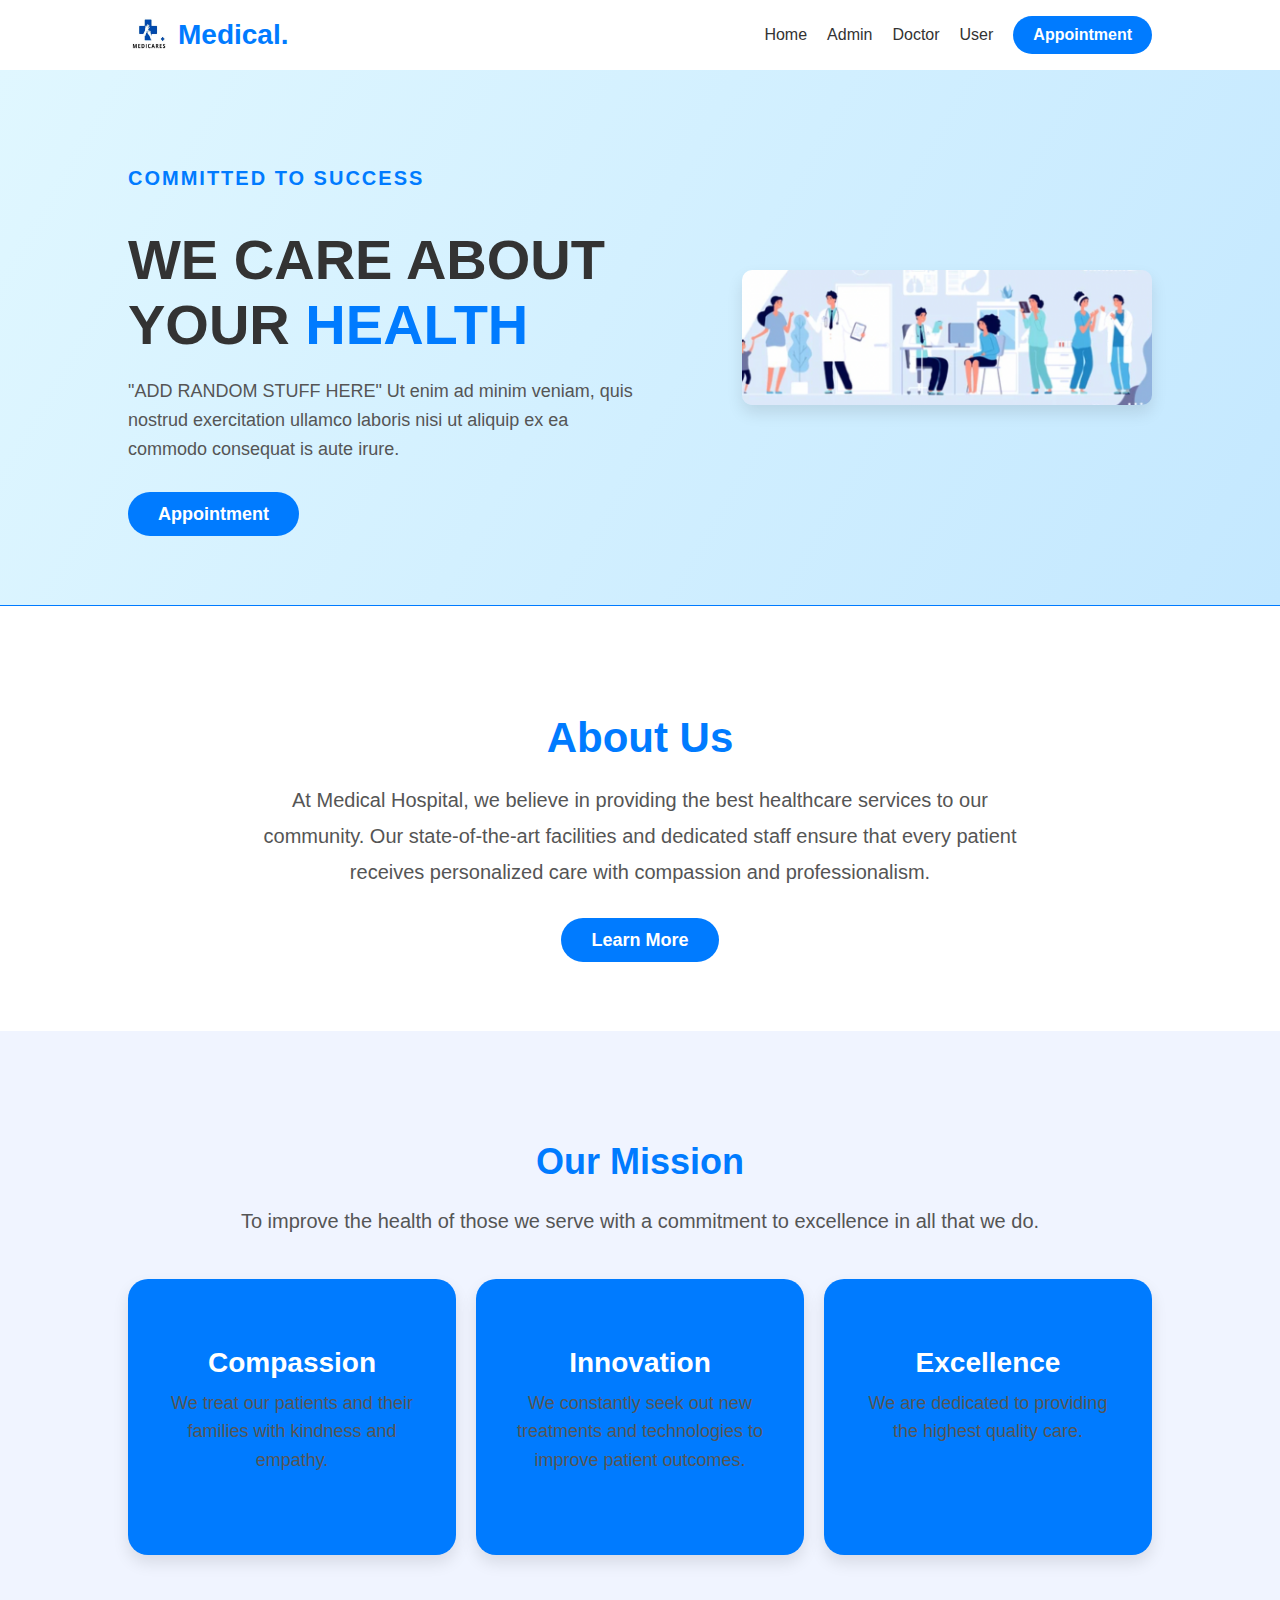
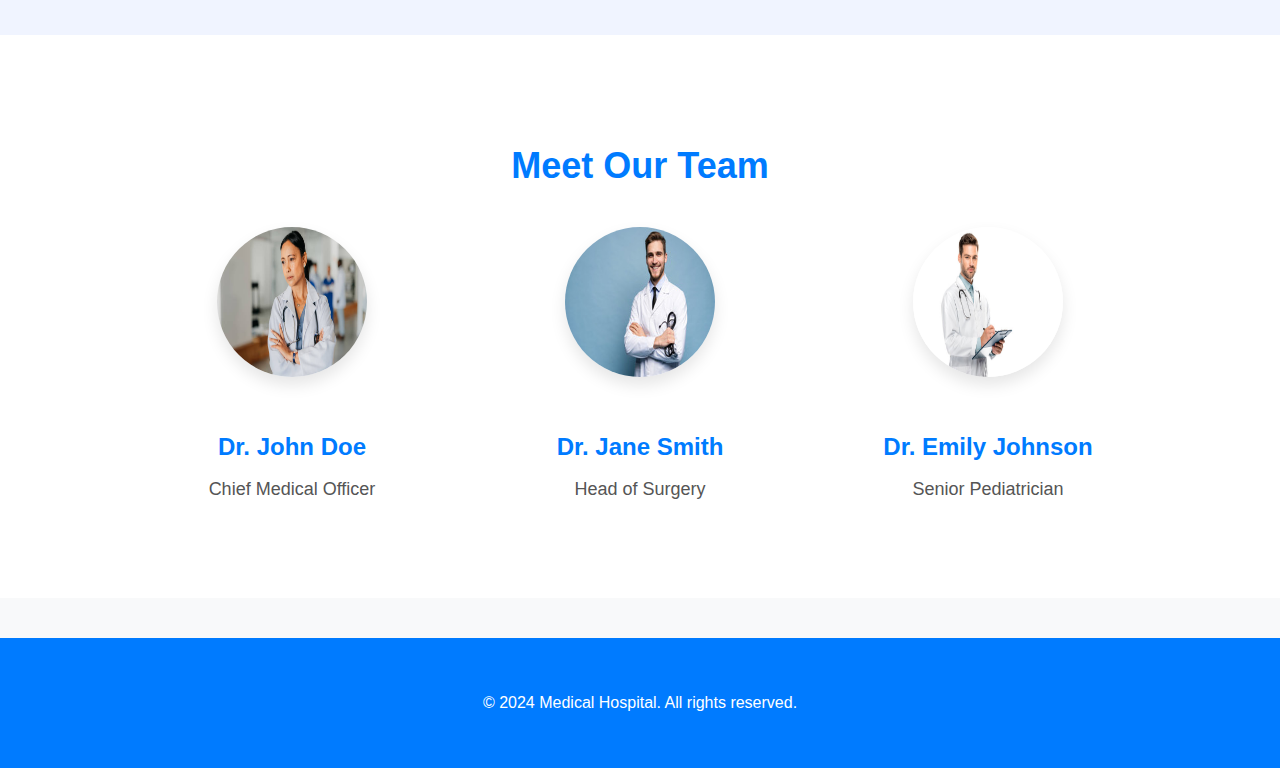
<file: frontend/index.html>
<!DOCTYPE html>
<html lang="en">

<head>
    <meta charset="UTF-8">
    <meta name="viewport" content="width=device-width, initial-scale=1.0">
    <title>Medical Website</title>
    <style>
        body {
            font-family: 'Poppins', sans-serif;
            margin: 0;
            padding: 0;
            background-color: #f8f9fa;
            color: #333;
        }

        header {
            background-color: white;
            padding: 15px 10%;
            box-shadow: 0 2px 4px rgba(0, 0, 0, 0.1);
            display: flex;
            align-items: center;
            justify-content: space-between;
        }

        header .logo {
            font-size: 28px;
            font-weight: bold;
            color: #007bff;
            display: flex;
            align-items: center;
        }

        header .logo img {
            width: 40px;
            height: 40px;
            margin-right: 10px;
        }

        nav {
            display: flex;
            align-items: center;
        }

        nav a {
            margin-left: 20px;
            text-decoration: none;
            color: #333;
            font-weight: 500;
            transition: color 0.3s ease;
        }

        nav a:hover {
            color: #007bff;
        }

        .btn-appointment {
            background-color: #007bff;
            color: white;
            padding: 10px 20px;
            text-decoration: none;
            border-radius: 30px;
            font-weight: 600;
            transition: background-color 0.3s ease;
        }

        .btn-appointment:hover {
            background-color: #0056b3;
        }

        .hero {
            display: flex;
            align-items: center;
            justify-content: space-between;
            padding: 80px 10%;
            background: linear-gradient(120deg, #e0f7ff, #c4e8ff);
            border-bottom: 1px solid #007bff;
        }

        .hero .hero-text {
            max-width: 50%;
        }

        .hero h2 {
            font-size: 20px;
            color: #007bff;
            margin-bottom: 10px;
            text-transform: uppercase;
            letter-spacing: 2px;
        }

        .hero h1 {
            font-size: 56px;
            font-weight: bold;
            color: #333;
            margin-bottom: 20px;
        }

        .hero h1 span {
            color: #007bff;
        }

        .hero p {
            font-size: 18px;
            color: #555;
            margin-bottom: 40px;
            line-height: 1.6;
        }

        .btn-primary {
            background-color: #007bff;
            color: white;
            padding: 12px 30px;
            text-decoration: none;
            border-radius: 30px;
            font-size: 18px;
            font-weight: 600;
            transition: background-color 0.3s ease;
        }

        .btn-primary:hover {
            background-color: #0056b3;
        }

        .hero img {
            max-width: 40%;
            height: auto;
            border-radius: 10px;
            box-shadow: 0 8px 16px rgba(0, 0, 0, 0.1);
        }

        /* About Us Section */
        .about-hero {
            background-color: #fff;
            padding: 80px 10%;
            text-align: center;
        }

        .about-hero h1 {
            font-size: 42px;
            color: #007bff;
            margin-bottom: 20px;
        }

        .about-hero p {
            font-size: 20px;
            color: #555;
            max-width: 800px;
            margin: 0 auto;
            margin-bottom: 40px;
            line-height: 1.8;
        }

        /* Our Mission Section */
        .our-mission {
            background-color: #f0f4ff;
            padding: 80px 10%;
            text-align: center;
        }

        .our-mission h2 {
            font-size: 36px;
            margin-bottom: 20px;
            color: #007bff;
        }

        .our-mission p {
            font-size: 20px;
            max-width: 800px;
            margin: 0 auto;
            margin-bottom: 40px;
            color: #555;
            line-height: 1.8;
        }

        .mission-cards {
            display: flex;
            justify-content: space-between;
            gap: 20px;
        }

        .mission-cards .card {
            background-color: #007bff;
            color: white;
            padding: 40px;
            border-radius: 20px;
            text-align: center;
            width: 30%;
            box-shadow: 0 8px 16px rgba(0, 0, 0, 0.1);
            transition: transform 0.3s ease;
        }

        .mission-cards .card:hover {
            transform: translateY(-10px);
        }

        .mission-cards .card h3 {
            font-size: 28px;
            margin-bottom: 10px;
        }

        .mission-cards .card p {
            font-size: 18px;
            line-height: 1.6;
        }

        /* Our Team Section */
        .our-team {
            background-color: #fff;
            padding: 80px 10%;
            text-align: center;
        }

        .our-team h2 {
            font-size: 36px;
            margin-bottom: 40px;
            color: #007bff;
        }

        .team-members {
            display: flex;
            justify-content: space-around;
            gap: 20px;
        }

        .team-member {
            text-align: center;
            width: 30%;
        }

        .team-member img {
            width: 150px;
            height: 150px;
            border-radius: 50%;
            margin-bottom: 20px;
            box-shadow: 0 8px 16px rgba(0, 0, 0, 0.1);
        }

        .team-member h4 {
            font-size: 24px;
            margin-bottom: 10px;
            color: #007bff;
        }

        .team-member p {
            font-size: 18px;
            color: #555;
        }

        /* Footer Section */
        footer {
            background-color: #007bff;
            color: white;
            text-align: center;
            padding: 40px 0;
            margin-top: 40px;
            font-size: 16px;
        }
    </style>
</head>

<body>
    <header>
        <div class="logo">
            <img src="logo.jpeg" alt="Logo">
            Medical.
        </div>
        <nav>
            <a href="index.html">Home</a>
            <a href="admin.html">Admin</a>
            <a href="doctor-login.html">Doctor</a>
            <a href="user-login.html">User</a>
            <a href="#" class="btn-appointment">Appointment</a>
        </nav>
    </header>

    <section class="hero">
        <div class="hero-text">
            <h2>COMMITTED TO SUCCESS</h2>
            <h1>WE CARE ABOUT YOUR <span>HEALTH</span></h1>
            <p>"ADD RANDOM STUFF HERE" Ut enim ad minim veniam, quis nostrud exercitation ullamco laboris nisi ut aliquip ex ea commodo consequat is aute irure.</p>
            <a href="#" class="btn-primary">Appointment</a>
        </div>
        <img src="pict2.png" alt="Doctor Image">
    </section>

    <!-- About Us Section -->
    <section class="about-hero">
        <h1>About Us</h1>
        <p>At Medical Hospital, we believe in providing the best healthcare services to our community. Our state-of-the-art facilities and dedicated staff ensure that every patient receives personalized care with compassion and professionalism.</p>
        <a href="#more-info" class="btn-primary">Learn More</a>
    </section>

    <!-- Our Mission Section -->
    <section class="our-mission" id="more-info">
        <h2>Our Mission</h2>
        <p>To improve the health of those we serve with a commitment to excellence in all that we do.</p>
        <div class="mission-cards">
            <div class="card">
                <h3>Compassion</h3>
                <p>We treat our patients and their families with kindness and empathy.</p>
            </div>
            <div class="card">
                <h3>Innovation</h3>
                <p>We constantly seek out new treatments and technologies to improve patient outcomes.</p>
            </div>
            <div class="card">
                <h3>Excellence</h3>
                <p>We are dedicated to providing the highest quality care.</p>
            </div>
        </div>
    </section>

    <!-- Our Team Section -->
    <section class="our-team">
        <h2>Meet Our Team</h2>
        <div class="team-members">
            <div class="team-member">
                <img src="doct2.jpg" alt="Team Member">
                <h4>Dr. John Doe</h4>
                <p>Chief Medical Officer</p>
            </div>
            <div class="team-member">
                <img src="doct1.jpg" alt="Team Member">
                <h4>Dr. Jane Smith</h4>
                <p>Head of Surgery</p>
            </div>
            <div class="team-member">
                <img src="doct3.jpg" alt="Team Member">
                <h4>Dr. Emily Johnson</h4>
                <p>Senior Pediatrician</p>
            </div>
        </div>
    </section>

    <footer>
        <p>&copy; 2024 Medical Hospital. All rights reserved.</p>
    </footer>
</body>

</html>
</file>
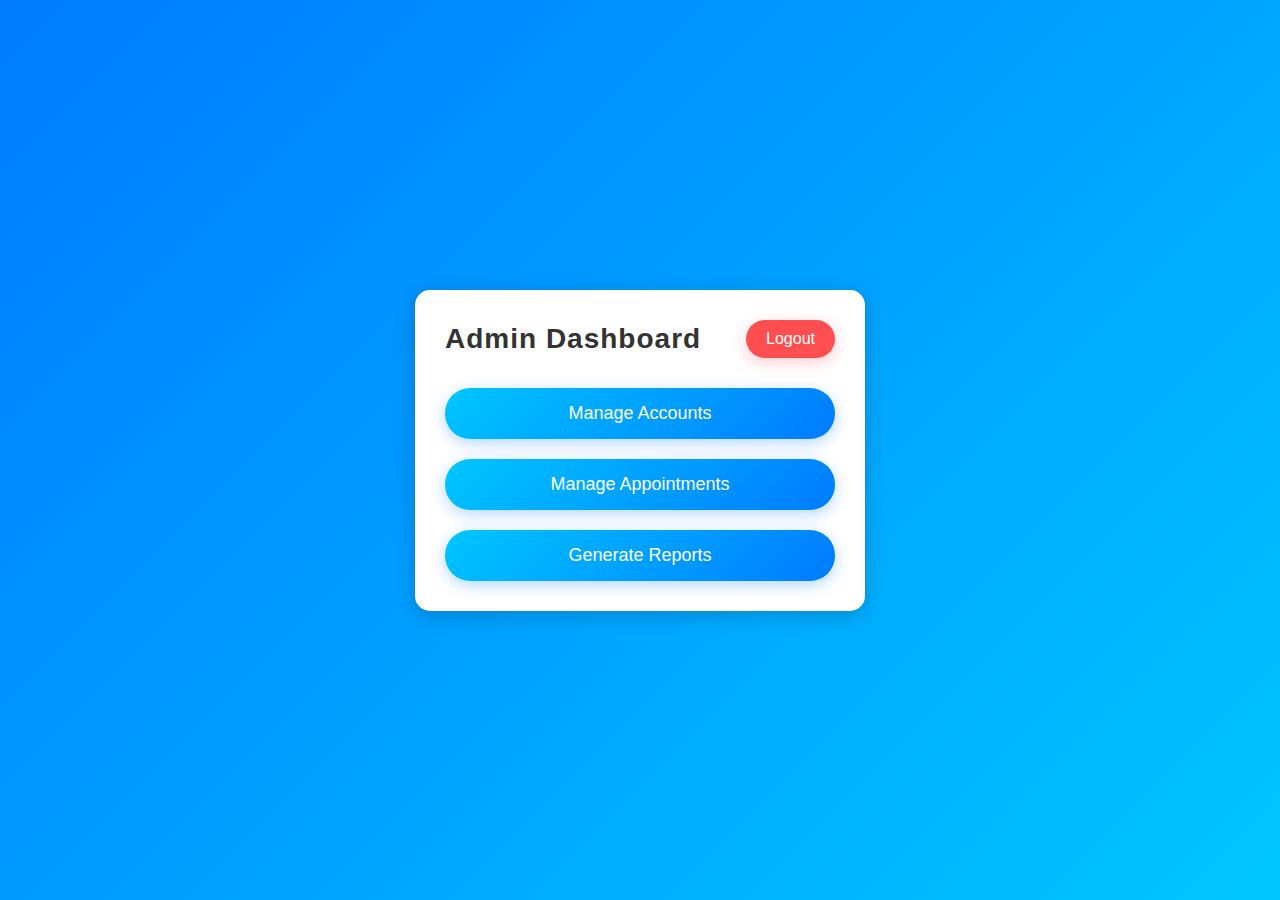
<file: frontend/admin-dashboard.html>
<!DOCTYPE html>
<html lang="en">
<head>
    <meta charset="UTF-8">
    <meta name="viewport" content="width=device-width, initial-scale=1.0">
    <title>Admin Dashboard | Medical Hospital</title>
    <link rel="stylesheet" href="adminstyles.css">
</head>
<body>
    <div class="dashboard-container">
        <header>
            <h1>Admin Dashboard</h1>
            <button id="logout">Logout</button>
        </header>
        <nav class="nav-buttons">
            <button onclick="window.location.href='manage-accounts.html'">Manage Accounts</button>
            <button onclick="window.location.href='manage-appointments.html'">Manage Appointments</button>
            <button onclick="window.location.href='generate-reports.html'">Generate Reports</button>
        </nav>
    </div>

    <script src="adminscript.js"></script>
</body>
</html>
</file>
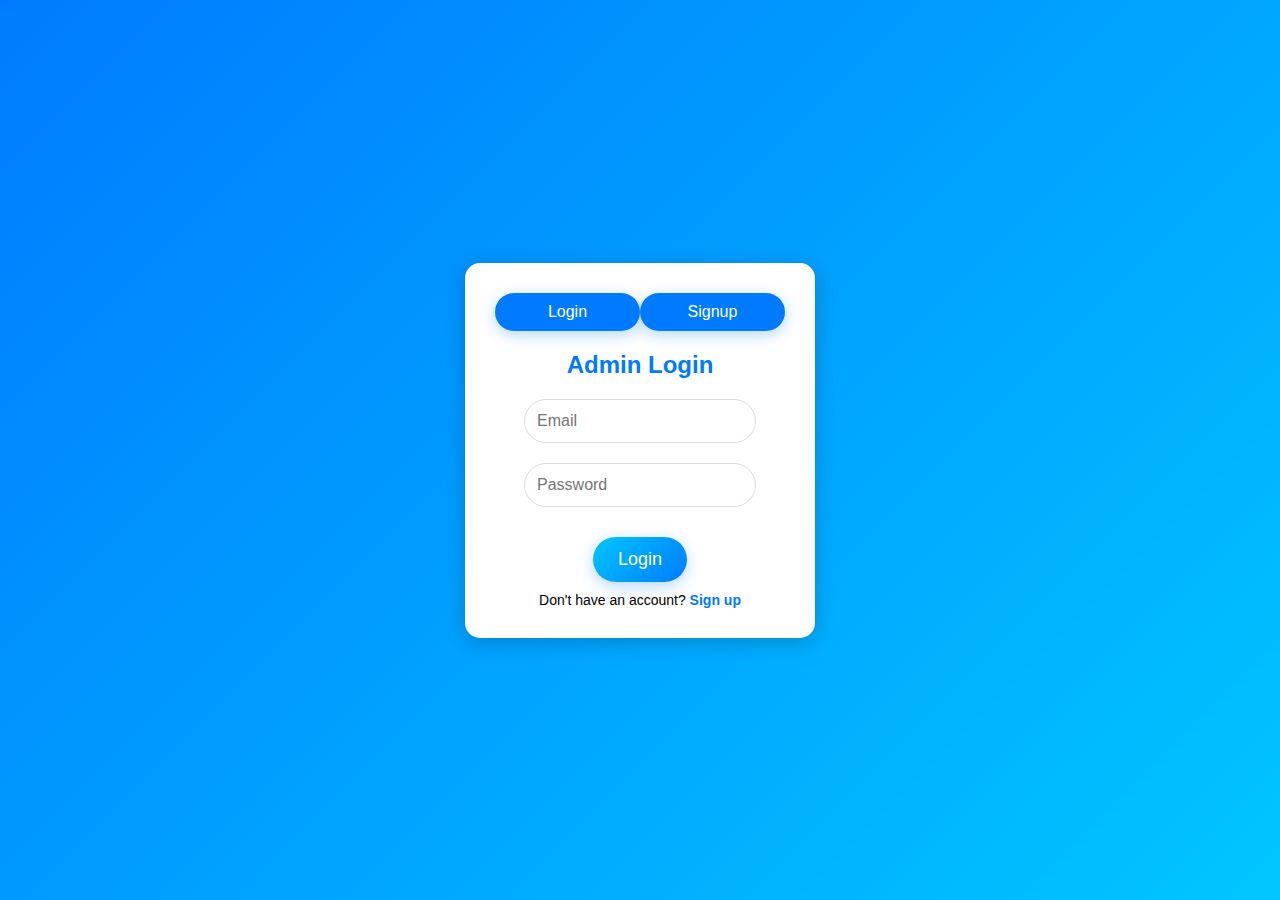
<file: frontend/admin.html>
<!DOCTYPE html>
<html lang="en">
<head>
    <meta charset="UTF-8">
    <meta name="viewport" content="width=device-width, initial-scale=1.0">
    <title>Admin Login & Signup | Medical Hospital</title>
    <link rel="stylesheet" href="admin.css">
</head>
<body>
    <div class="container">
        <div class="form-container">
            <div class="form-toggle">
                <button id="login-btn">Login</button>
                <button id="signup-btn">Signup</button>
            </div>
            <div class="form-content">
                <!-- Login Form -->
                <form id="login-form" class="active-form">
                    <h2>Admin Login</h2>
                    <input type="email" placeholder="Email" required>
                    <input type="password" placeholder="Password" required>
                    <button type="submit">Login</button>
                    <p class="form-switch">Don't have an account? <a href="#" id="switch-to-signup">Sign up</a></p>
                </form>
                <!-- Signup Form -->
                <form id="signup-form">
                    <h2>Admin Signup</h2>
                    <input type="text" placeholder="Full Name" required>
                    <input type="email" placeholder="Email" required>
                    <input type="password" placeholder="Password" required>
                    <input type="password" placeholder="Confirm Password" required>
                    <button type="submit">Signup</button>
                    <p class="form-switch">Already have an account? <a href="#" id="switch-to-login">Log in</a></p>
                </form>
            </div>
        </div>
    </div>
    

    <script src="adminscript.js"></script>
</body>
</html>
</file>
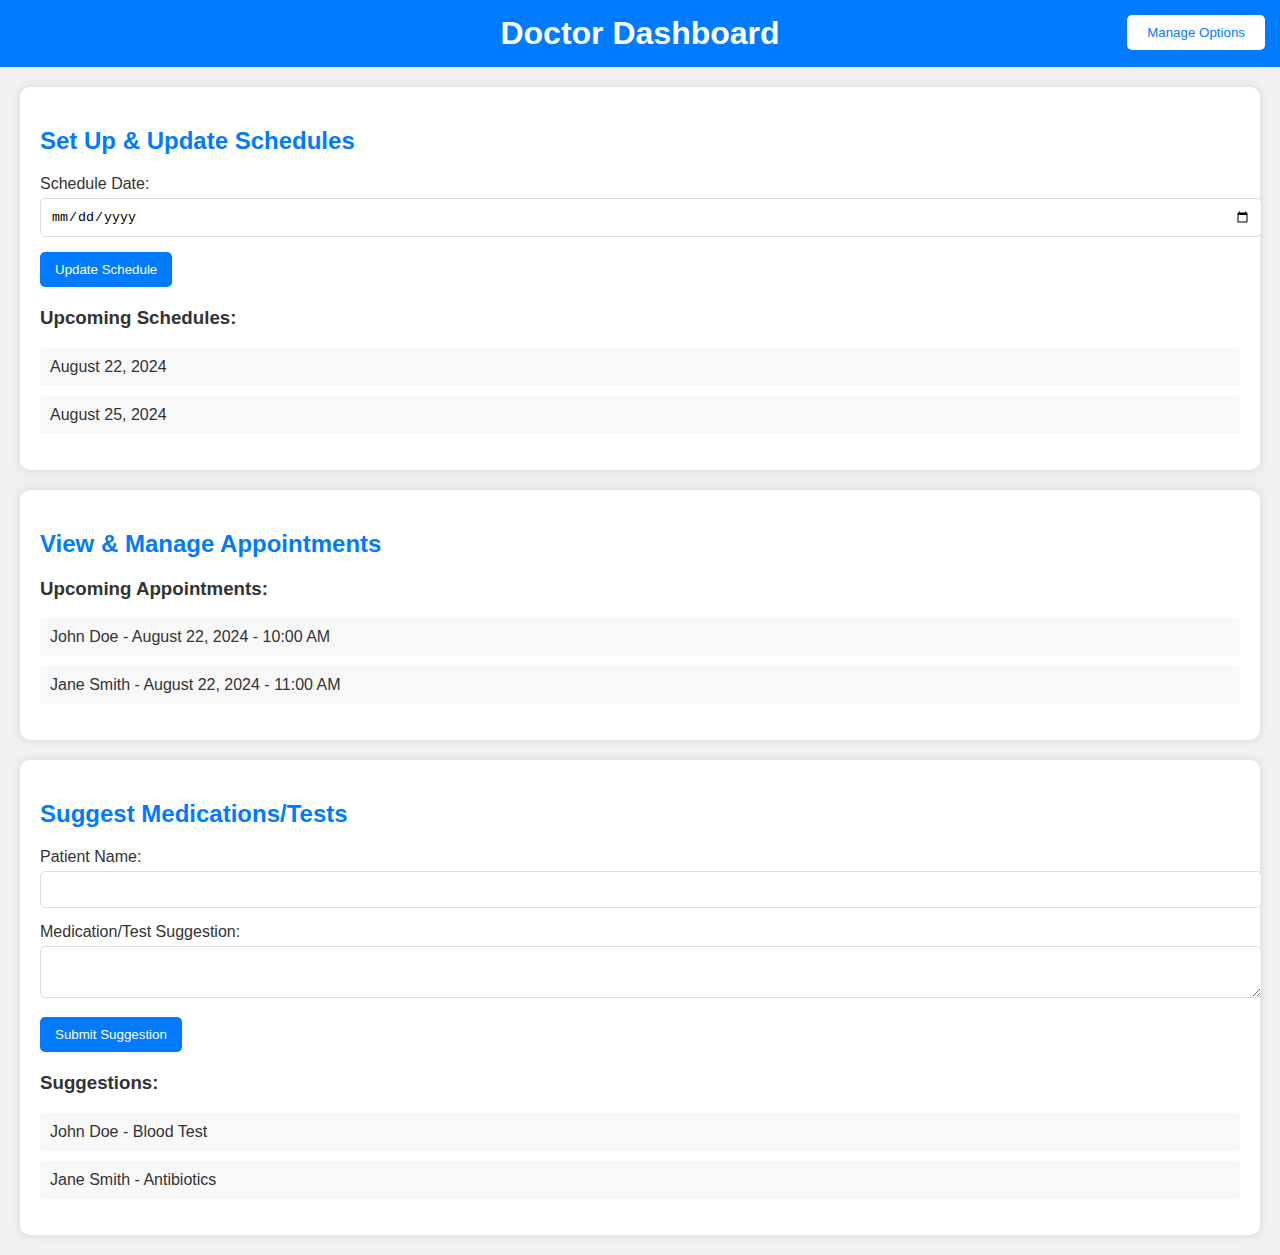
<file: frontend/doctor-dashboard.html>
<!DOCTYPE html>
<html lang="en">
<head>
    <meta charset="UTF-8">
    <meta name="viewport" content="width=device-width, initial-scale=1.0">
    <title>Doctor Dashboard | Medical Hospital</title>
    <link rel="stylesheet" href="doctor-dashboard-styles.css">
</head>
<body>
    <header>
        <h1>Doctor Dashboard</h1>
        <div class="dropdown">
            <button class="dropbtn">Manage Options</button>
            <div class="dropdown-content">
                <a href="#schedule-section">Set Up & Update Schedules</a>
                <a href="#appointments-section">View & Manage Appointments</a>
                <a href="#medications-section">Suggest Medications/Tests</a>
            </div>
        </div>
    </header>

    <section id="schedule-section">
        <h2>Set Up & Update Schedules</h2>
        <form id="schedule-form">
            <label for="schedule-date">Schedule Date:</label>
            <input type="date" id="schedule-date" required>
            <button type="submit">Update Schedule</button>
        </form>
        <div id="schedule-display">
            <h3>Upcoming Schedules:</h3>
            <ul id="schedule-list">
                <!-- Dummy schedule data -->
                <li>August 22, 2024</li>
                <li>August 25, 2024</li>
            </ul>
        </div>
    </section>

    <section id="appointments-section">
        <h2>View & Manage Appointments</h2>
        <div id="appointments-display">
            <h3>Upcoming Appointments:</h3>
            <ul id="appointments-list">
                <!-- Dummy appointment data -->
                <li>John Doe - August 22, 2024 - 10:00 AM</li>
                <li>Jane Smith - August 22, 2024 - 11:00 AM</li>
            </ul>
        </div>
    </section>

    <section id="medications-section">
        <h2>Suggest Medications/Tests</h2>
        <form id="medications-form">
            <label for="patient-name">Patient Name:</label>
            <input type="text" id="patient-name" required>

            <label for="suggestion">Medication/Test Suggestion:</label>
            <textarea id="suggestion" required></textarea>

            <button type="submit">Submit Suggestion</button>
        </form>
        <div id="medications-display">
            <h3>Suggestions:</h3>
            <ul id="medications-list">
                <!-- Dummy suggestion data -->
                <li>John Doe - Blood Test</li>
                <li>Jane Smith - Antibiotics</li>
            </ul>
        </div>
    </section>

    <script src="doctor-dashboard-script.js"></script>
</body>
</html>
</file>
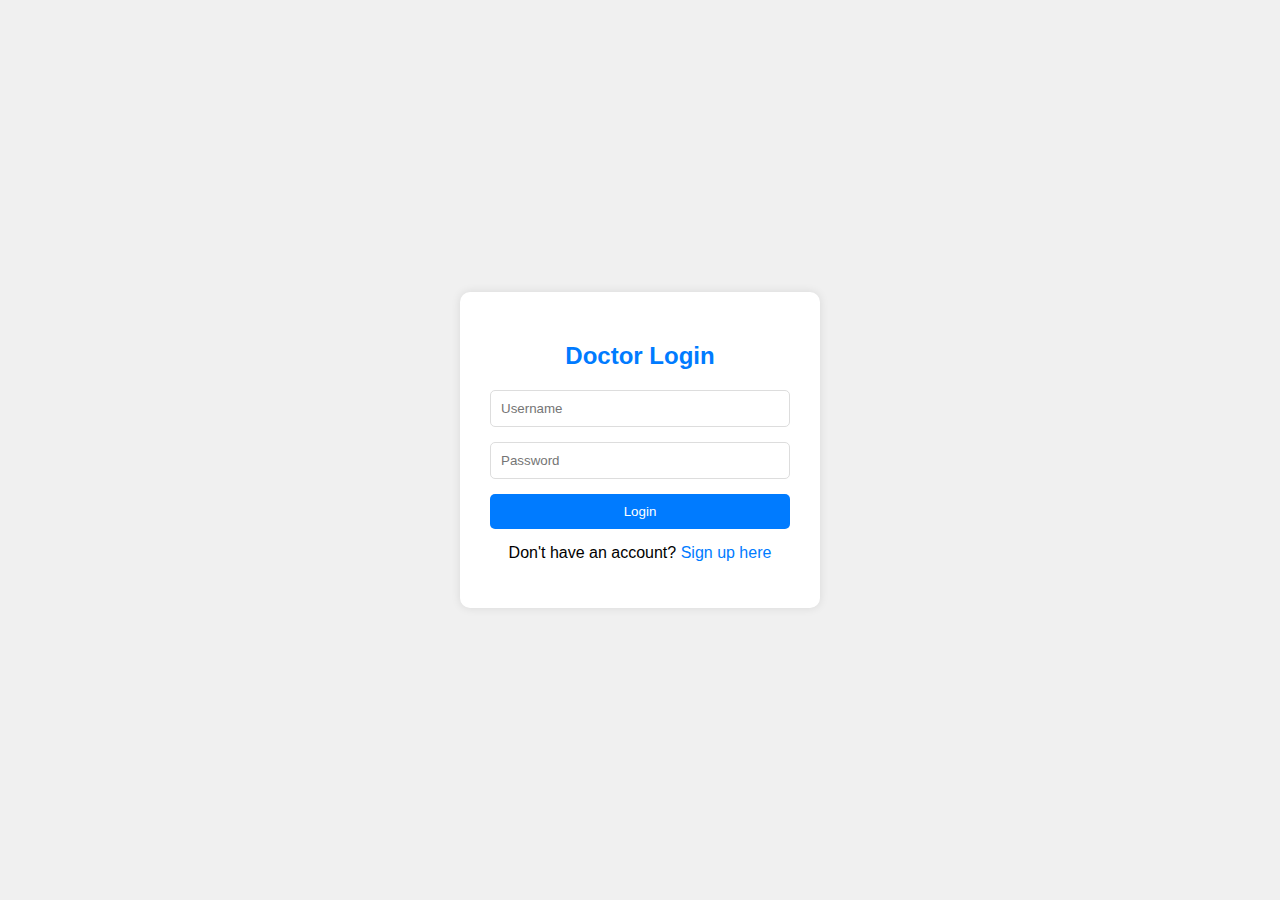
<file: frontend/doctor-login.html>
<!DOCTYPE html>
<html lang="en">
<head>
    <meta charset="UTF-8">
    <meta name="viewport" content="width=device-width, initial-scale=1.0">
    <title>Doctor Login | Medical Hospital</title>
    <link rel="stylesheet" href="doctor-styles.css">
</head>
<body>
    <div class="form-container">
        <h2>Doctor Login</h2>
        <form id="login-form">
            <input type="text" id="username" placeholder="Username" required>
            <input type="password" id="password" placeholder="Password" required>
            <button type="submit">Login</button>
        </form>
        <p>Don't have an account? <a href="doctor-signup.html">Sign up here</a></p>
    </div>

    <script src="doctor-script.js"></script>
</body>
</html>
</file>
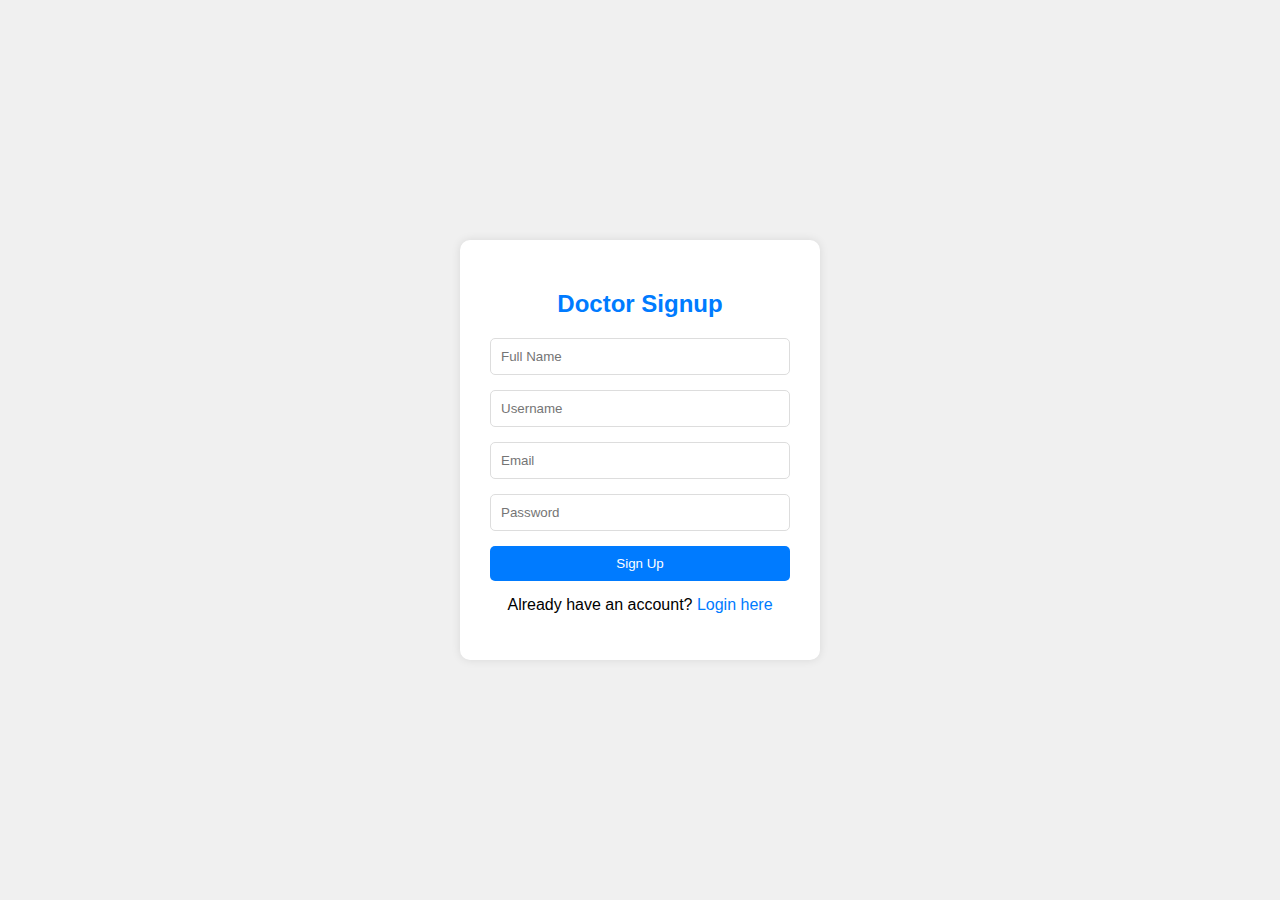
<file: frontend/doctor-signup.html>
<!DOCTYPE html>
<html lang="en">
<head>
    <meta charset="UTF-8">
    <meta name="viewport" content="width=device-width, initial-scale=1.0">
    <title>Doctor Signup | Medical Hospital</title>
    <link rel="stylesheet" href="doctor-styles.css">
</head>
<body>
    <div class="form-container">
        <h2>Doctor Signup</h2>
        <form id="signup-form">
            <input type="text" id="fullname" placeholder="Full Name" required>
            <input type="text" id="username" placeholder="Username" required>
            <input type="email" id="email" placeholder="Email" required>
            <input type="password" id="password" placeholder="Password" required>
            <button type="submit">Sign Up</button>
        </form>
        <p>Already have an account? <a href="doctor-login.html">Login here</a></p>
    </div>

    <script src="doctor-script.js"></script>
</body>
</html>
</file>
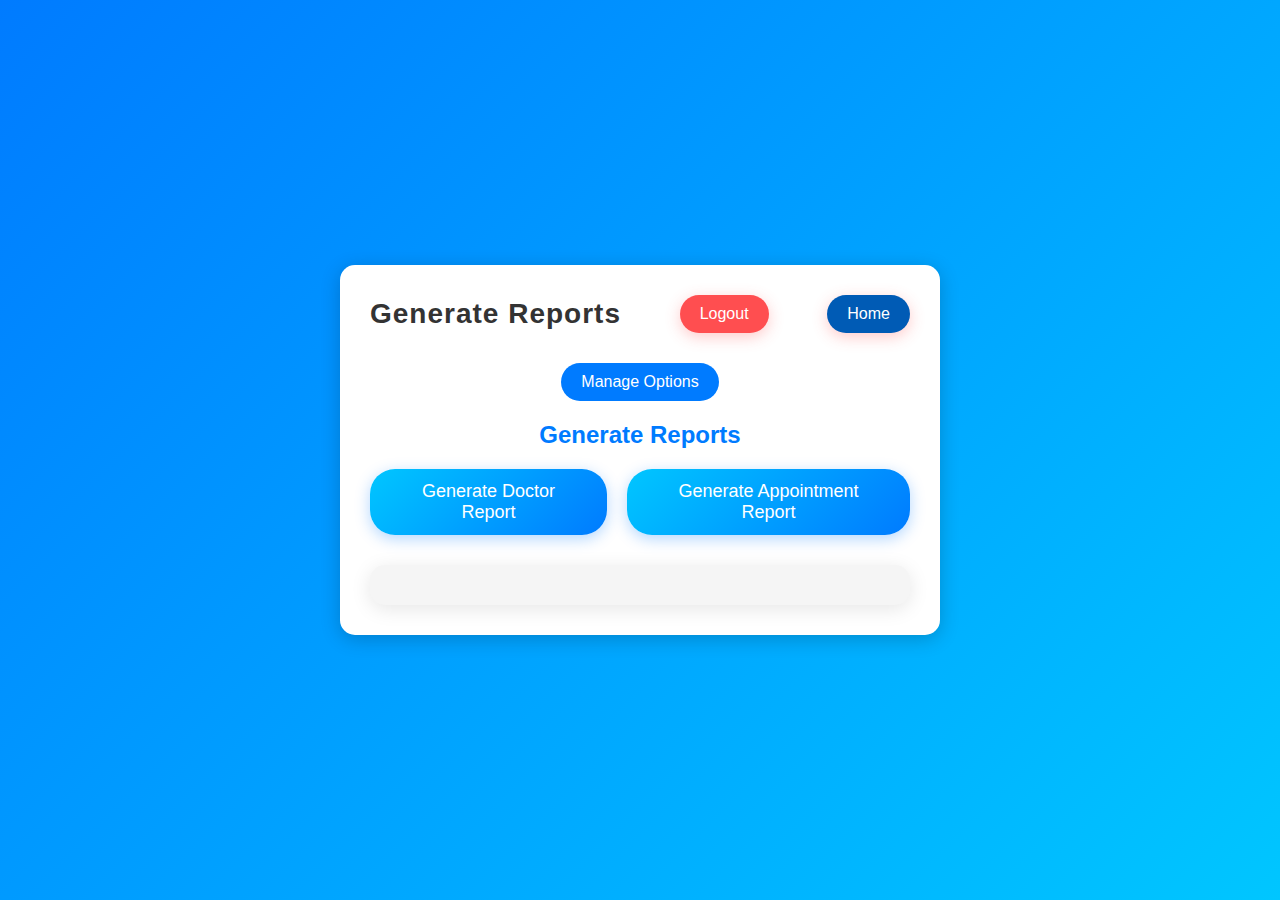
<file: frontend/generate-reports.html>
<!DOCTYPE html>
<html lang="en">
<head>
    <meta charset="UTF-8">
    <meta name="viewport" content="width=device-width, initial-scale=1.0">
    <title>Generate Reports | Medical Hospital</title>
    <link rel="stylesheet" href="generatereports.css">
</head>
<body>
    <div class="dashboard-container">
        <header>
            <h1>Generate Reports</h1>
            <button id="logout">Logout</button>
            <button id="homep">Home</button>
        </header>
        <div class="dropdown">
            <button class="dropbtn">Manage Options</button>
            <div class="dropdown-content">
                <a href="manage-accounts.html">Manage Accounts</a>
                <a href="manage-appointments.html">Manage Appointments</a>
                <a href="generate-reports.html">Generate Reports</a>
            </div>
        </div>
        <main>
            <section id="reports">
                <h2>Generate Reports</h2>
                <div class="button-container">
                    <button id="generate-report">Generate Doctor Report</button>
                    <button id="generate-patient-report">Generate Appointment Report</button>
                </div>
                <div id="report-content">
                    <!-- Report content will be injected here -->
                </div>
            </section>
        </main>
    </div>

    <script src="adminscript.js"></script>
</body>
</html>
</file>
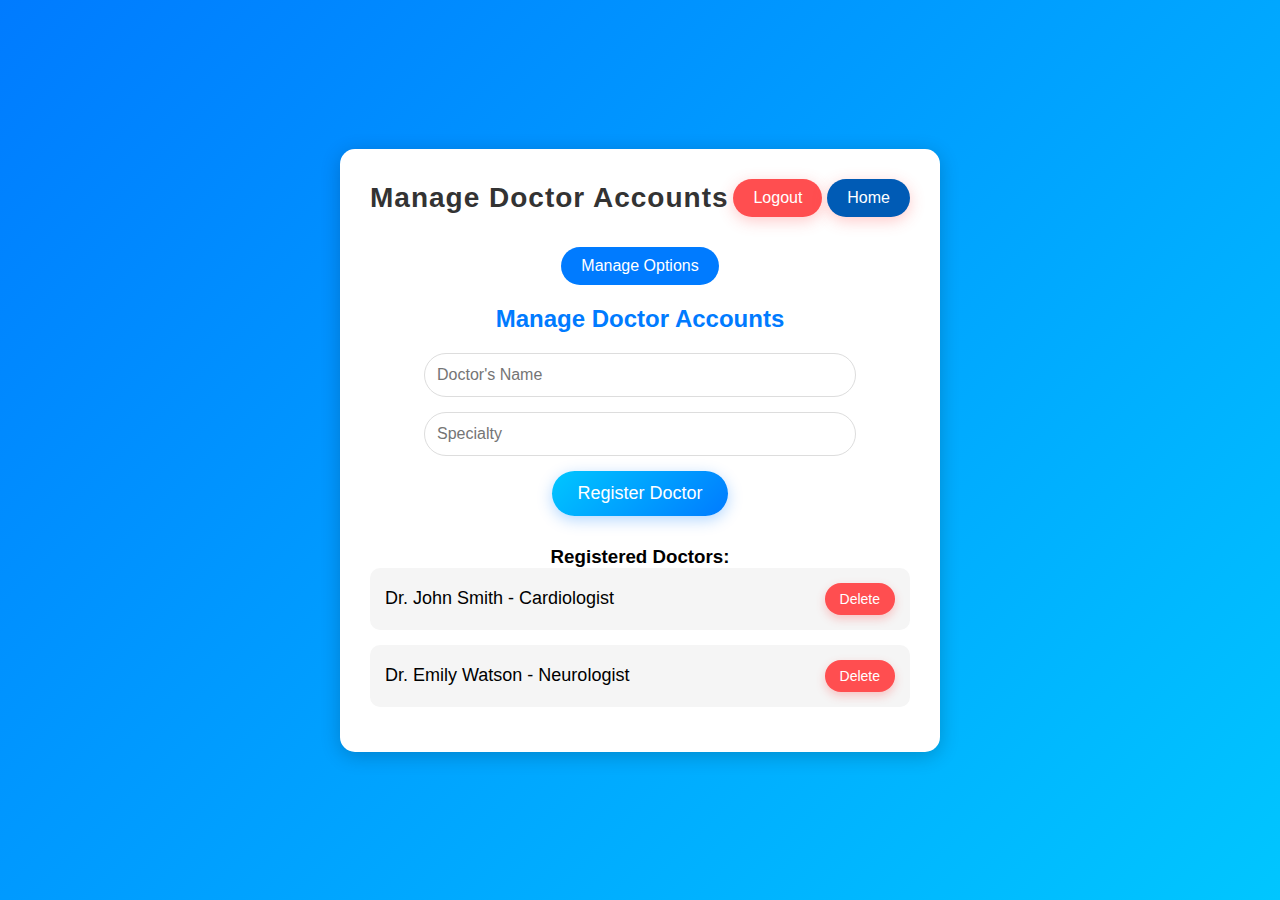
<file: frontend/manage-accounts.html>
<!DOCTYPE html>
<html lang="en">
<head>
    <meta charset="UTF-8">
    <meta name="viewport" content="width=device-width, initial-scale=1.0">
    <title>Manage Doctor Accounts | Medical Hospital</title>
    <link rel="stylesheet" href="manageaccounts.css">
</head>
<body>
    <div class="dashboard-container">
        <header>
            <h1 class="manageacc">Manage Doctor Accounts</h1>
            <button id="logout">Logout</button>
            <button id="homep">Home</button>
        </header>
        <div class="dropdown">
            <button class="dropbtn">Manage Options</button>
            <div class="dropdown-content">
                <a href="manage-accounts.html">Manage Accounts</a>
                <a href="manage-appointments.html">Manage Appointments</a>
                <a href="generate-reports.html">Generate Reports</a>
            </div>
        </div>
        <main>
            <section id="accounts">
                <h2>Manage Doctor Accounts</h2>
                <form id="register-doctor-form">
                    <input type="text" id="doctor-name" placeholder="Doctor's Name" required>
                    <input type="text" id="doctor-specialty" placeholder="Specialty" required>
                    <button type="submit">Register Doctor</button>
                </form>
                <h3>Registered Doctors:</h3>
                <ul id="doctor-list">
                    <!-- Pre-created accounts with delete buttons -->
                    <li>
                        Dr. John Smith - Cardiologist
                        <button class="delete-btn">Delete</button>
                    </li>
                    <li>
                        Dr. Emily Watson - Neurologist
                        <button class="delete-btn">Delete</button>
                    </li>
                </ul>
            </section>
        </main>
    </div>

    <script src="adminscript.js"></script>
</body>
</html>
</file>
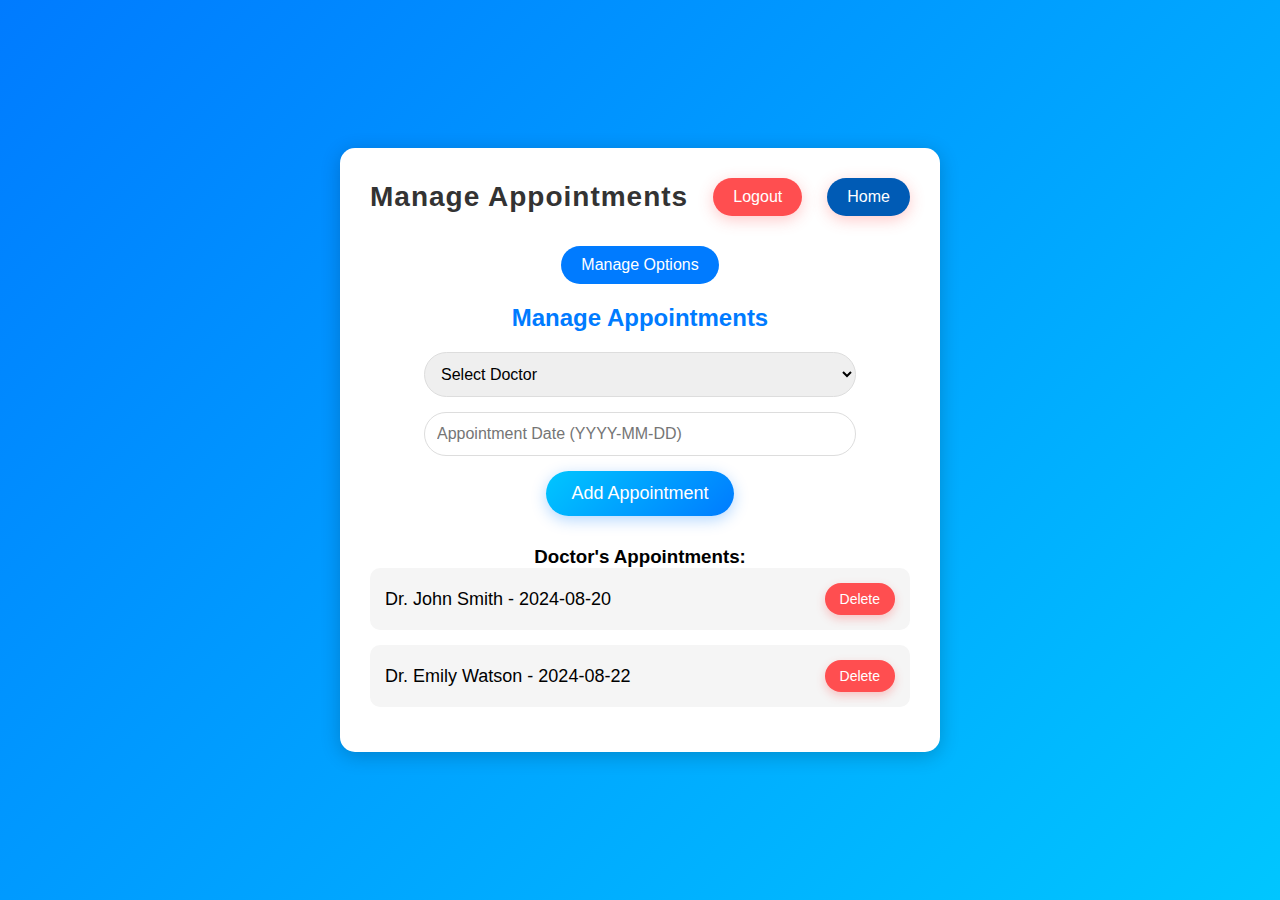
<file: frontend/manage-appointments.html>
<!DOCTYPE html>
<html lang="en">
<head>
    <meta charset="UTF-8">
    <meta name="viewport" content="width=device-width, initial-scale=1.0">
    <title>Manage Appointments | Medical Hospital</title>
    <link rel="stylesheet" href="manageappointments.css">
</head>
<body>
    <div class="dashboard-container">
        <header>
            <h1>Manage Appointments</h1>
            <button id="logout">Logout</button>
            <button id="homep">Home</button>
        </header>
        <div class="dropdown">
            <button class="dropbtn">Manage Options</button>
            <div class="dropdown-content">
                <a href="manage-accounts.html">Manage Accounts</a>
                <a href="manage-appointments.html">Manage Appointments</a>
                <a href="generate-reports.html">Generate Reports</a>
            </div>
        </div>
        <main>
            <section id="appointments">
                <h2>Manage Appointments</h2>
                <form id="appointment-form">
                    <select id="select-doctor">
                        <option value="">Select Doctor</option>
                        <option value="Dr. John Smith">Dr. John Smith</option>
                        <option value="Dr. Emily Watson">Dr. Emily Watson</option>
                    </select>
                    <input type="text" id="appointment-date" placeholder="Appointment Date (YYYY-MM-DD)" required>
                    <button type="submit">Add Appointment</button>
                </form>
                <h3>Doctor's Appointments:</h3>
                <ul id="appointment-list">
                    <!-- Pre-existing appointments with delete buttons -->
                    <li>
                        Dr. John Smith - 2024-08-20
                        <button class="delete-btn">Delete</button>
                    </li>
                    <li>
                        Dr. Emily Watson - 2024-08-22
                        <button class="delete-btn">Delete</button>
                    </li>
                </ul>
            </section>
        </main>
    </div>

    <script src="adminscript.js"></script>
</body>
</html>
</file>
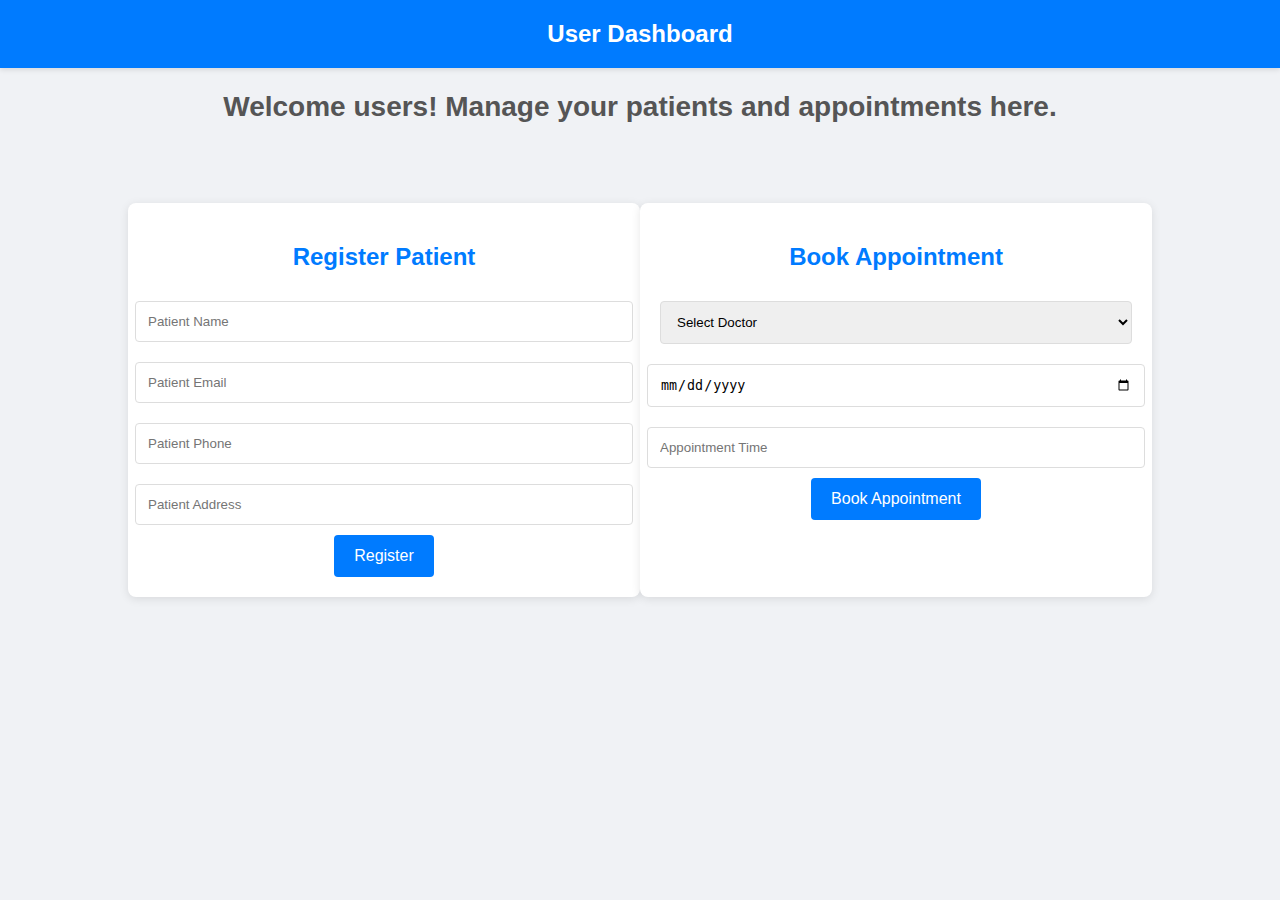
<file: frontend/user-dashboard.html>
<!DOCTYPE html>
<html lang="en">
<head>
    <meta charset="UTF-8">
    <meta name="viewport" content="width=device-width, initial-scale=1.0">
    <title>User Dashboard</title>
    <style>
        body {
            font-family: 'Segoe UI', Tahoma, Geneva, Verdana, sans-serif;
            background-color: #f0f2f5;
            margin: 0;
            padding: 0;
            color: #333;
        }

        header {
            background-color: #007bff;
            color: white;
            padding: 20px;
            text-align: center;
            box-shadow: 0 2px 5px rgba(0, 0, 0, 0.1);
        }

        header h1 {
            margin: 0;
            font-size: 24px;
        }

        .container {
            display: flex;
            flex-direction: row;
            justify-content: space-between;
            padding: 40px 10%;
        }

        .card {
            background-color: white;
            padding: 20px;
            border-radius: 8px;
            box-shadow: 0 2px 10px rgba(0, 0, 0, 0.1);
            width: 48%;
            text-align: center;
        }

        .card h2 {
            margin-bottom: 20px;
            color: #007bff;
        }

        .card input[type="text"],
        .card input[type="date"],
        .card select {
            width: 100%;
            padding: 12px;
            margin: 10px 0;
            border: 1px solid #ddd;
            border-radius: 4px;
        }

        .card button {
            background-color: #007bff;
            color: white;
            padding: 12px 20px;
            border: none;
            border-radius: 4px;
            cursor: pointer;
            font-size: 16px;
        }

        .card button:hover {
            background-color: #0056b3;
        }

        .card form {
            display: flex;
            flex-direction: column;
            align-items: center;
        }

        .dashboard-title {
            margin-bottom: 40px;
            text-align: center;
        }

        .dashboard-title h2 {
            color: #555;
            font-size: 28px;
        }
    </style>
</head>
<body>
    <header>
        <h1>User Dashboard</h1>
    </header>

    <div class="dashboard-title">
        <h2>Welcome users! Manage your patients and appointments here.</h2>
    </div>

    <div class="container">
        <!-- Register Patients Section -->
        <div class="card">
            <h2>Register Patient</h2>
            <form onsubmit="registerPatient(event)">
                <input type="text" id="patientName" placeholder="Patient Name" required>
                <input type="text" id="patientEmail" placeholder="Patient Email" required>
                <input type="text" id="patientPhone" placeholder="Patient Phone" required>
                <input type="text" id="patientAddress" placeholder="Patient Address" required>
                <button type="submit">Register</button>
            </form>
        </div>

        <!-- Book Appointment Section -->
        <div class="card">
            <h2>Book Appointment</h2>
            <form onsubmit="bookAppointment(event)">
                <select id="doctorName" required>
                    <option value="">Select Doctor</option>
                    <option value="Dr. Smith">Dr. Smith</option>
                    <option value="Dr. Johnson">Dr. Johnson</option>
                    <option value="Dr. Williams">Dr. Williams</option>
                </select>
                <input type="date" id="appointmentDate" required>
                <input type="text" id="appointmentTime" placeholder="Appointment Time" required>
                <button type="submit">Book Appointment</button>
            </form>
        </div>
    </div>

    <script>
        function registerPatient(event) {
            event.preventDefault();
            // Get user input
            const name = document.getElementById('patientName').value;
            const email = document.getElementById('patientEmail').value;
            const phone = document.getElementById('patientPhone').value;
            const address = document.getElementById('patientAddress').value;

            // Display confirmation message
            alert(`Patient Registered!\n\nName: ${name}\nEmail: ${email}\nPhone: ${phone}\nAddress: ${address}`);
        }

        function bookAppointment(event) {
            event.preventDefault();
            // Get user input
            const doctor = document.getElementById('doctorName').value;
            const date = document.getElementById('appointmentDate').value;
            const time = document.getElementById('appointmentTime').value;

            // Display confirmation message
            alert(`Appointment Booked!\n\nDoctor: ${doctor}\nDate: ${date}\nTime: ${time}`);
        }
    </script>
</body>
</html>
</file>
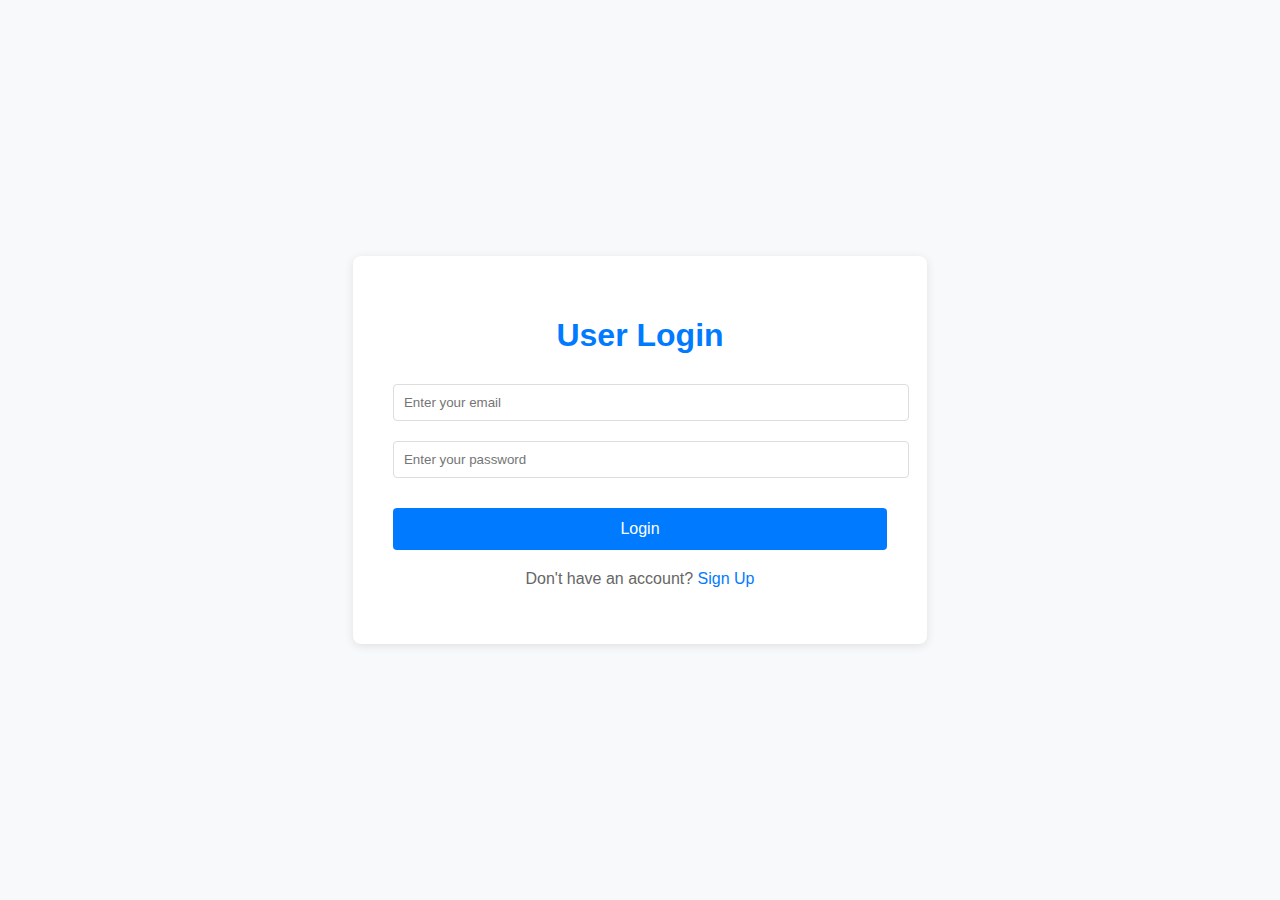
<file: frontend/user-login.html>
<!DOCTYPE html>
<html lang="en">
<head>
    <meta charset="UTF-8">
    <meta name="viewport" content="width=device-width, initial-scale=1.0">
    <title>User Login</title>
    <style>
        body {
            font-family: Arial, sans-serif;
            background-color: #f8f9fa;
            display: flex;
            justify-content: center;
            align-items: center;
            height: 100vh;
            margin: 0;
        }
        .login-container {
            background-color: white;
            padding: 40px;
            box-shadow: 0 2px 10px rgba(0, 0, 0, 0.1);
            border-radius: 8px;
            text-align: center;
        }
        .login-container h1 {
            color: #007bff;
            margin-bottom: 20px;
        }
        .login-container input[type="text"],
        .login-container input[type="password"] {
            width: 100%;
            padding: 10px;
            margin: 10px 0;
            border: 1px solid #ddd;
            border-radius: 4px;
        }
        .login-container .btn-login {
            background-color: #007bff;
            color: white;
            padding: 12px 24px;
            border: none;
            border-radius: 4px;
            cursor: pointer;
            width: 100%;
            margin-top: 20px;
            font-size: 16px;
        }
        .login-container .btn-login:hover {
            background-color: #0056b3;
        }
        .login-container p {
            margin-top: 20px;
            color: #666;
        }
        .login-container p a {
            color: #007bff;
            text-decoration: none;
        }
        .login-container p a:hover {
            text-decoration: underline;
        }
    </style>
</head>
<body>
    <div class="login-container">
        <h1>User Login</h1>
        <input type="text" placeholder="Enter your email" id="email">
        <input type="password" placeholder="Enter your password" id="password">
        <button class="btn-login" onclick="login()">Login</button>
        <p>Don't have an account? <a href="user-signup.html">Sign Up</a></p>
    </div>

    <script>
        function login() {
            // Placeholder for authentication logic
            window.location.href = 'user-dashboard.html';
        }
    </script>
</body>
</html>
</file>
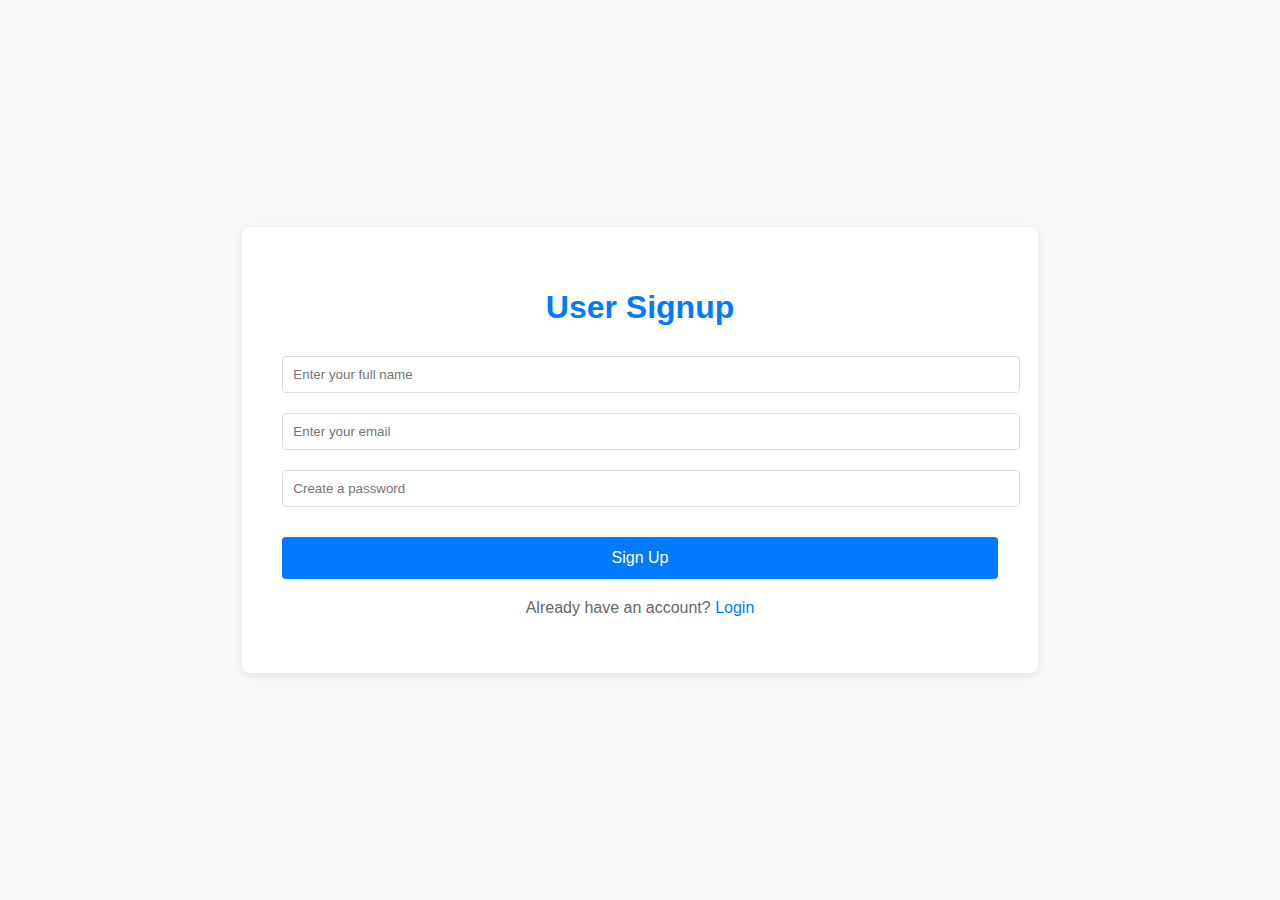
<file: frontend/user-signup.html>
<!DOCTYPE html>
<html lang="en">
<head>
    <meta charset="UTF-8">
    <meta name="viewport" content="width=device-width, initial-scale=1.0">
    <title>User Signup</title>
    <style>
        body {
            font-family: Arial, sans-serif;
            background-color: #f8f9fa;
            display: flex;
            justify-content: center;
            align-items: center;
            height: 100vh;
            margin: 0;
        }
        .signup-container {
            background-color: white;
            padding: 40px;
            box-shadow: 0 2px 10px rgba(0, 0, 0, 0.1);
            border-radius: 8px;
            text-align: center;
        }
        .signup-container h1 {
            color: #007bff;
            margin-bottom: 20px;
        }
        .signup-container input[type="text"],
        .signup-container input[type="password"],
        .signup-container input[type="email"] {
            width: 100%;
            padding: 10px;
            margin: 10px 0;
            border: 1px solid #ddd;
            border-radius: 4px;
        }
        .signup-container .btn-signup {
            background-color: #007bff;
            color: white;
            padding: 12px 24px;
            border: none;
            border-radius: 4px;
            cursor: pointer;
            width: 100%;
            margin-top: 20px;
            font-size: 16px;
        }
        .signup-container .btn-signup:hover {
            background-color: #0056b3;
        }
        .signup-container p {
            margin-top: 20px;
            color: #666;
        }
        .signup-container p a {
            color: #007bff;
            text-decoration: none;
        }
        .signup-container p a:hover {
            text-decoration: underline;
        }
    </style>
</head>
<body>
    <div class="signup-container">
        <h1>User Signup</h1>
        <input type="text" placeholder="Enter your full name" id="name">
        <input type="email" placeholder="Enter your email" id="email">
        <input type="password" placeholder="Create a password" id="password">
        <button class="btn-signup" onclick="signup()">Sign Up</button>
        <p>Already have an account? <a href="login.html">Login</a></p>
    </div>

    <script>
        function signup() {
            // Placeholder for registration logic
            window.location.href = 'login.html';
        }
    </script>
</body>
</html>
</file>
<file: frontend/adminstyles.css>
/* * {
    box-sizing: border-box;
    margin: 0;
    padding: 0;
    font-family: Arial, sans-serif;
}

body {
    background-color: #f5f5f5;
    display: flex;
    align-items: center;
    justify-content: center;
    height: 100vh;
}

.container {
    width: 350px;
    background-color: white;
    box-shadow: 0 2px 10px rgba(0, 0, 0, 0.1);
    border-radius: 10px;
    overflow: hidden;
}

.form-container {
    padding: 20px;
}

.form-toggle {
    display: flex;
    justify-content: space-between;
    margin-bottom: 20px;
}

.form-toggle button {
    width: 50%;
    padding: 10px;
    border: none;
    background-color: #007bff;
    color: white;
    font-size: 16px;
    cursor: pointer;
    transition: background-color 0.3s;
}

.form-toggle button:hover {
    background-color: #0056b3;
}

.form-toggle button.active {
    background-color: #0056b3;
}

.form-content {
    display: flex;
    flex-direction: column;
}

form {
    display: none;
}

form.active-form {
    display: block;
}

form h2 {
    margin-bottom: 20px;
    color: #333;
}

form input {
    width: 100%;
    padding: 10px;
    margin-bottom: 15px;
    border: 1px solid #ddd;
    border-radius: 5px;
}

form button {
    width: 100%;
    padding: 10px;
    border: none;
    background-color: #007bff;
    color: white;
    font-size: 16px;
    border-radius: 5px;
    cursor: pointer;
    transition: background-color 0.3s;
}

form button:hover {
    background-color: #0056b3;
}

.form-switch {
    text-align: center;
    margin-top: 10px;
    font-size: 14px;
}

.form-switch a {
    color: #007bff;
    text-decoration: none;
    font-weight: bold;
}

.form-switch a:hover {
    text-decoration: underline;
} */


/* 
* {
    box-sizing: border-box;
    margin: 0;
    padding: 0;
    font-family: 'Roboto', sans-serif;
}

body {
    background-color: #f0f2f5;
    display: flex;
    align-items: center;
    justify-content: center;
    height: 100vh;
    font-size: 16px;
}

.dashboard-container {
    width: 100%;
    max-width: 1200px;
    background-color: #fff;
    box-shadow: 0 4px 15px rgba(0, 0, 0, 0.1);
    border-radius: 15px;
    overflow: hidden;
    font-family: 'Roboto', sans-serif;
}

header {
    background-color: #007bff;
    color: white;
    padding: 20px;
    text-align: center;
    border-top-left-radius: 15px;
    border-top-right-radius: 15px;
    font-size: 24px;
}

header h1 {
    font-size: 26px;
    margin-bottom: 10px;
    font-weight: 500;
}

header button {
    background-color: #ff4c4c;
    border: none;
    padding: 10px 20px;
    color: white;
    font-size: 16px;
    cursor: pointer;
    border-radius: 5px;
    transition: background-color 0.3s;
}

header button:hover {
    background-color: #e04040;
}

nav {
    background-color: #f8f9fa;
    padding: 20px;
    text-align: center;
}

.dropdown {
    position: relative;
    display: inline-block;
}

.dropbtn {
    background-color: #007bff;
    color: white;
    padding: 15px 30px;
    font-size: 18px;
    font-weight: 500;
    border: none;
    cursor: pointer;
    border-radius: 8px;
    transition: background-color 0.3s, transform 0.2s;
}

.dropbtn:hover {
    background-color: #0056b3;
    transform: translateY(-2px);
}

.dropdown-content {
    display: none;
    position: absolute;
    background-color: #fff;
    min-width: 200px;
    box-shadow: 0 8px 16px rgba(0, 0, 0, 0.1);
    border-radius: 8px;
    overflow: hidden;
    z-index: 1;
    transition: opacity 0.3s ease;
}

.dropdown-content a {
    color: #333;
    padding: 12px 20px;
    font-size: 16px;
    text-decoration: none;
    display: block;
    background-color: #fff;
    transition: background-color 0.3s, color 0.3s;
}

.dropdown-content a:hover {
    background-color: #007bff;
    color: white;
}

.dropdown:hover .dropdown-content {
    display: block;
    opacity: 1;
}

.container {
    width: 350px;
    background-color: white;
    box-shadow: 0 4px 15px rgba(0, 0, 0, 0.1);
    border-radius: 10px;
    overflow: hidden;
}

.form-container {
    padding: 25px;
}

.form-toggle {
    display: flex;
    justify-content: space-between;
    margin-bottom: 20px;
}

.form-toggle button {
    width: 50%;
    padding: 12px;
    border: none;
    background-color: #007bff;
    color: white;
    font-size: 16px;
    cursor: pointer;
    border-radius: 5px 5px 0 0;
    transition: background-color 0.3s;
}

.form-toggle button:hover {
    background-color: #0056b3;
}

.form-toggle button.active {
    background-color: #0056b3;
}

.form-content {
    display: flex;
    flex-direction: column;
}

form {
    display: none;
    transition: opacity 0.3s;
}

form.active-form {
    display: block;
    opacity: 1;
}

form h2 {
    margin-bottom: 20px;
    color: #333;
    font-size: 22px;
}

form input {
    width: 100%;
    padding: 12px;
    margin-bottom: 15px;
    border: 1px solid #ddd;
    border-radius: 5px;
    font-size: 16px;
}

form input:focus {
    border-color: #007bff;
    outline: none;
    box-shadow: 0 0 5px rgba(0, 123, 255, 0.3);
}

form button {
    width: 100%;
    padding: 12px;
    border: none;
    background-color: #007bff;
    color: white;
    font-size: 16px;
    border-radius: 5px;
    cursor: pointer;
    transition: background-color 0.3s;
}

form button:hover {
    background-color: #0056b3;
}

.form-switch {
    text-align: center;
    margin-top: 15px;
    font-size: 14px;
}

.form-switch a {
    color: #007bff;
    text-decoration: none;
    font-weight: bold;
}

.form-switch a:hover {
    text-decoration: underline;
} */











/* 
* {
    box-sizing: border-box;
    margin: 0;
    padding: 0;
    font-family: Arial, sans-serif;
}

body {
    background-color: #f5f5f5;
    display: flex;
    align-items: center;
    justify-content: center;
    height: 100vh;
}

.dashboard-container {
    width: 400px;
    background-color: white;
    box-shadow: 0 2px 10px rgba(0, 0, 0, 0.1);
    border-radius: 10px;
    padding: 20px;
    text-align: center;
}

header {
    display: flex;
    justify-content: space-between;
    align-items: center;
    margin-bottom: 20px;
}

header h1 {
    font-size: 24px;
    color: #333;
}

header button {
    padding: 10px 15px;
    background-color: #007bff;
    color: white;
    border: none;
    border-radius: 5px;
    cursor: pointer;
    transition: background-color 0.3s;
}

header button:hover {
    background-color: #0056b3;
}

.nav-buttons {
    display: flex;
    flex-direction: column;
    gap: 15px;
}

.nav-buttons button {
    width: 100%;
    padding: 15px;
    background-color: #007bff;
    color: white;
    border: none;
    border-radius: 5px;
    font-size: 16px;
    cursor: pointer;
    transition: background-color 0.3s;
}

.nav-buttons button:hover {
    background-color: #0056b3;
} */





























* {
    box-sizing: border-box;
    margin: 0;
    padding: 0;
    font-family: 'Segoe UI', Tahoma, Geneva, Verdana, sans-serif;
    transition: all 0.3s ease;
}

body {
    background-color: #e9f4ff;
    display: flex;
    align-items: center;
    justify-content: center;
    height: 100vh;
    background: linear-gradient(135deg, #007bff, #00c6ff);
}

.dashboard-container {
    width: 450px;
    background-color: white;
    box-shadow: 0 4px 20px rgba(0, 0, 0, 0.2);
    border-radius: 15px;
    padding: 30px;
    text-align: center;
    transition: transform 0.4s ease, box-shadow 0.4s ease;
}

.dashboard-container:hover {
    transform: scale(1.02);
    box-shadow: 0 6px 30px rgba(0, 0, 0, 0.3);
}

header {
    display: flex;
    justify-content: space-between;
    align-items: center;
    margin-bottom: 30px;
}

header h1 {
    font-size: 28px;
    color: #333;
    letter-spacing: 1px;
}

header button {
    padding: 10px 20px;
    background-color: #ff4e50;
    color: white;
    border: none;
    border-radius: 25px;
    cursor: pointer;
    font-size: 16px;
    transition: background-color 0.3s, transform 0.3s;
    box-shadow: 0 4px 15px rgba(255, 78, 80, 0.3);
}

header button:hover {
    background-color: #ff6b6b;
    transform: translateY(-3px);
}

.nav-buttons {
    display: flex;
    flex-direction: column;
    gap: 20px;
}

.nav-buttons button {
    width: 100%;
    padding: 15px;
    background: linear-gradient(135deg, #00c6ff, #007bff);
    color: white;
    border: none;
    border-radius: 25px;
    font-size: 18px;
    cursor: pointer;
    box-shadow: 0 4px 15px rgba(0, 123, 255, 0.3);
    transition: background 0.3s, box-shadow 0.3s, transform 0.3s;
}

.nav-buttons button:hover {
    background: linear-gradient(135deg, #00aaff, #005bb5);
    box-shadow: 0 6px 25px rgba(0, 123, 255, 0.5);
    transform: translateY(-3px);
}
</file>
<file: frontend/admin.css>
* {
    box-sizing: border-box;
    margin: 0;
    padding: 0;
    font-family: 'Segoe UI', Tahoma, Geneva, Verdana, sans-serif;
    transition: all 0.3s ease;
}

body {
    background: linear-gradient(135deg, #007bff, #00c6ff); /* Gradient background */
    display: flex;
    align-items: center;
    justify-content: center;
    height: 100vh;
}

.container {
    width: 350px;
    background-color: white;
    box-shadow: 0 4px 20px rgba(0, 0, 0, 0.2);
    border-radius: 15px;
    padding: 30px;
    text-align: center;
    transition: transform 0.4s ease, box-shadow 0.4s ease;
}

.container:hover {
    transform: scale(1.02);
    box-shadow: 0 6px 30px rgba(0, 0, 0, 0.3);
}

.form-toggle {
    display: flex;
    justify-content: space-between;
    margin-bottom: 20px;
}

.form-toggle button {
    width: 50%;
    padding: 10px;
    border: none;
    background-color: #007bff; /* Blue background */
    color: white;
    font-size: 16px;
    cursor: pointer;
    border-radius: 25px; /* Rounded corners */
    transition: background-color 0.3s, transform 0.3s;
    box-shadow: 0 4px 15px rgba(0, 123, 255, 0.3);
}

.form-toggle button:hover {
    background-color: #0056b3; /* Darker blue on hover */
    transform: translateY(-3px);
}

.form-toggle button.active {
    background-color: #0056b3; /* Darker blue for active button */
}

.form-content {
    display: flex;
    flex-direction: column;
}

form {
    display: none; /* Hide all forms by default */
}

form.active-form {
    display: block; /* Show only the active form */
}

form h2 {
    margin-bottom: 20px;
    color: #007bff; /* Blue color for headings */
    font-size: 24px;
}

form input {
    width: 80%;
    padding: 12px;
    font-size: 16px;
    border: 1px solid #ddd;
    border-radius: 25px; /* Rounded corners for input fields */
    transition: border-color 0.3s ease;
    margin-bottom: 20px; /* Space between input fields and button */
}

form input:focus {
    border-color: #007bff; /* Blue border on focus */
}

form button {
    padding: 12px 25px;
    background: linear-gradient(135deg, #00c6ff, #007bff); /* Gradient background */
    color: white;
    border: none;
    border-radius: 25px;
    font-size: 18px;
    cursor: pointer;
    box-shadow: 0 4px 15px rgba(0, 123, 255, 0.3);
    transition: background 0.3s, box-shadow 0.3s, transform 0.3s;
    margin-top: 10px; /* Space between button and text above */
}

form button:hover {
    background: linear-gradient(135deg, #00aaff, #005bb5); /* Darker gradient on hover */
    box-shadow: 0 6px 25px rgba(0, 123, 255, 0.5);
    transform: translateY(-3px);
}

.form-switch {
    text-align: center;
    margin-top: 10px;
    font-size: 14px;
}

.form-switch a {
    color: #007bff; /* Blue color for switch links */
    text-decoration: none;
    font-weight: bold;
}

.form-switch a:hover {
    text-decoration: underline; /* Underline on hover for links */
}
</file>
<file: frontend/doctor-dashboard-styles.css>
body {
    font-family: Arial, sans-serif;
    background-color: #f0f0f0;
    margin: 0;
    padding: 0;
    color: #333;
}

header {
    background-color: #007bff;
    color: white;
    padding: 15px;
    text-align: center;
    position: relative;
}

h1 {
    margin: 0;
}

.dropdown {
    position: absolute;
    top: 15px;
    right: 15px;
}

.dropbtn {
    background-color: white;
    color: #007bff;
    padding: 10px 20px;
    border: none;
    border-radius: 5px;
    cursor: pointer;
}

.dropdown-content {
    display: none;
    position: absolute;
    right: 0;
    background-color: #f9f9f9;
    min-width: 160px;
    box-shadow: 0px 8px 16px 0px rgba(0,0,0,0.2);
    z-index: 1;
    border-radius: 5px;
}

.dropdown-content a {
    color: black;
    padding: 12px 16px;
    text-decoration: none;
    display: block;
    border-bottom: 1px solid #ddd;
}

.dropdown-content a:hover {
    background-color: #f1f1f1;
}

.dropdown:hover .dropdown-content {
    display: block;
}

.dropdown:hover .dropbtn {
    background-color: #0056b3;
    color: white;
}

section {
    background-color: white;
    margin: 20px;
    padding: 20px;
    border-radius: 10px;
    box-shadow: 0px 0px 10px rgba(0, 0, 0, 0.1);
}

h2 {
    color: #007bff;
}

form {
    margin-bottom: 20px;
}

label {
    display: block;
    margin-bottom: 5px;
}

input[type="text"], input[type="date"], textarea {
    width: 100%;
    padding: 10px;
    margin-bottom: 15px;
    border-radius: 5px;
    border: 1px solid #ddd;
}

button {
    padding: 10px 15px;
    border-radius: 5px;
    border: none;
    background-color: #007bff;
    color: white;
    cursor: pointer;
}

button:hover {
    background-color: #0056b3;
}

ul {
    list-style-type: none;
    padding-left: 0;
}

li {
    background-color: #f8f8f8;
    margin-bottom: 10px;
    padding: 10px;
    border-radius: 5px;
}
</file>
<file: frontend/doctor-styles.css>
body {
    font-family: Arial, sans-serif;
    background-color: #f0f0f0;
    display: flex;
    justify-content: center;
    align-items: center;
    height: 100vh;
    margin: 0;
}

.form-container {
    background-color: white;
    padding: 30px;
    border-radius: 10px;
    box-shadow: 0px 0px 10px rgba(0, 0, 0, 0.1);
    text-align: center;
    width: 300px;
}

h2 {
    margin-bottom: 20px;
    color: #007bff;
}

form {
    display: flex;
    flex-direction: column;
}

input {
    margin-bottom: 15px;
    padding: 10px;
    border-radius: 5px;
    border: 1px solid #ddd;
}

button {
    padding: 10px;
    border-radius: 5px;
    border: none;
    background-color: #007bff;
    color: white;
    cursor: pointer;
}

button:hover {
    background-color: #0056b3;
}

p {
    margin-top: 15px;
}

a {
    color: #007bff;
    text-decoration: none;
}

a:hover {
    text-decoration: underline;
}
</file>
<file: frontend/generatereports.css>
/* * {
    box-sizing: border-box;
    margin: 0;
    padding: 0;
    font-family: 'Segoe UI', Tahoma, Geneva, Verdana, sans-serif;
    transition: all 0.3s ease;
}

body {
    background-color: #e9f4ff;
    display: flex;
    align-items: center;
    justify-content: center;
    height: 100vh;
    background: linear-gradient(135deg, #007bff, #00c6ff);
}

.dashboard-container {
    width: 600px;
    background-color: white;
    box-shadow: 0 4px 20px rgba(0, 0, 0, 0.2);
    border-radius: 15px;
    padding: 30px;
    text-align: center;
    transition: transform 0.4s ease, box-shadow 0.4s ease;
}

.dashboard-container:hover {
    transform: scale(1.02);
    box-shadow: 0 6px 30px rgba(0, 0, 0, 0.3);
}

header {
    display: flex;
    justify-content: space-between;
    align-items: center;
    margin-bottom: 30px;
}

header h1 {
    font-size: 28px;
    color: #333;
    letter-spacing: 1px;
}

header button {
    padding: 10px 20px;
    background-color: #ff4e50;
    color: white;
    border: none;
    border-radius: 25px;
    cursor: pointer;
    font-size: 16px;
    transition: background-color 0.3s, transform 0.3s;
    box-shadow: 0 4px 15px rgba(255, 78, 80, 0.3);
}

header button:hover {
    background-color: #ff6b6b;
    transform: translateY(-3px);
}

main {
    margin-top: 20px;
}

#reports h2 {
    font-size: 24px;
    color: #007bff;
    margin-bottom: 20px;
}

button#generate-report, button#generate-patient-report {
    padding: 12px 25px;
    background: linear-gradient(135deg, #00c6ff, #007bff);
    color: white;
    border: none;
    border-radius: 25px;
    font-size: 18px;
    cursor: pointer;
    margin-right: 10px;
    box-shadow: 0 4px 15px rgba(0, 123, 255, 0.3);
    transition: background 0.3s, box-shadow 0.3s, transform 0.3s;
}

button#generate-report:hover, button#generate-patient-report:hover {
    background: linear-gradient(135deg, #00aaff, #005bb5);
    box-shadow: 0 6px 25px rgba(0, 123, 255, 0.5);
    transform: translateY(-3px);
}

#report-content {
    margin-top: 30px;
    padding: 20px;
    background-color: #f5f5f5;
    border-radius: 15px;
    box-shadow: 0 4px 20px rgba(0, 0, 0, 0.1);
    text-align: left;
}

#report-content h3 {
    font-size: 20px;
    color: #007bff;
    margin-bottom: 10px;
}

#report-content ul {
    list-style: none;
    padding: 0;
}

#report-content li {
    font-size: 18px;
    padding: 15px;
    background-color: #ffffff;
    border-radius: 10px;
    margin-bottom: 15px;
    display: flex;
    justify-content: space-between;
    align-items: center;
    transition: background-color 0.3s ease;
}

#report-content li:hover {
    background-color: #e0f7ff;
} */









/* 
* {
    box-sizing: border-box;
    margin: 0;
    padding: 0;
    font-family: 'Segoe UI', Tahoma, Geneva, Verdana, sans-serif;
    transition: all 0.3s ease;
}

body {
    background-color: #e9f4ff;
    display: flex;
    align-items: center;
    justify-content: center;
    height: 100vh;
    background: linear-gradient(135deg, #007bff, #00c6ff);
}

.dashboard-container {
    width: 600px;
    background-color: white;
    box-shadow: 0 4px 20px rgba(0, 0, 0, 0.2);
    border-radius: 15px;
    padding: 30px;
    text-align: center;
    transition: transform 0.4s ease, box-shadow 0.4s ease;
}

.dashboard-container:hover {
    transform: scale(1.02);
    box-shadow: 0 6px 30px rgba(0, 0, 0, 0.3);
}

header {
    display: flex;
    justify-content: space-between;
    align-items: center;
    margin-bottom: 30px;
    position: relative; 
}

header h1 {
    font-size: 28px;
    color: #333;
    letter-spacing: 1px;
    margin: 0;
}

header button {
    padding: 10px 20px;
    background-color: #ff4e50;
    color: white;
    border: none;
    border-radius: 25px;
    cursor: pointer;
    font-size: 16px;
    transition: background-color 0.3s, transform 0.3s;
    box-shadow: 0 4px 15px rgba(255, 78, 80, 0.3);
}

header button:hover {
    background-color: #ff6b6b;
    transform: translateY(-3px);
}

.dropdown {
    position: absolute;
    top: 10px;
    left: 10px;
}

.dropbtn {
    padding: 10px 20px;
    background-color: #007bff;
    color: white;
    border: none;
    border-radius: 25px;
    cursor: pointer;
    font-size: 16px;
    transition: background-color 0.3s, transform 0.3s;
}

.dropbtn:hover {
    background-color: #0056b3;
    transform: translateY(-3px);
}

.dropdown-content {
    display: none;
    position: absolute;
    top: 40px;
    left: 0;
    background-color: white;
    box-shadow: 0 4px 15px rgba(0, 0, 0, 0.1);
    border-radius: 10px;
    z-index: 1;
    width: 200px;
}

.dropdown-content a {
    color: #007bff;
    padding: 10px 20px;
    display: block;
    text-decoration: none;
    font-size: 16px;
}

.dropdown-content a:hover {
    background-color: #f1f1f1;
}

.dropdown:hover .dropdown-content {
    display: block;
}

main {
    margin-top: 20px;
}

#reports h2 {
    font-size: 24px;
    color: #007bff;
    margin-bottom: 20px;
}

button#generate-report, button#generate-patient-report {
    padding: 12px 25px;
    background: linear-gradient(135deg, #00c6ff, #007bff);
    color: white;
    border: none;
    border-radius: 25px;
    font-size: 18px;
    cursor: pointer;
    margin: 0 10px; 
    box-shadow: 0 4px 15px rgba(0, 123, 255, 0.3);
    transition: background 0.3s, box-shadow 0.3s, transform 0.3s;
}

button#generate-report:hover, button#generate-patient-report:hover {
    background: linear-gradient(135deg, #00aaff, #005bb5);
    box-shadow: 0 6px 25px rgba(0, 123, 255, 0.5);
    transform: translateY(-3px);
}

#report-content {
    margin-top: 30px;
    padding: 20px;
    background-color: #f5f5f5;
    border-radius: 15px;
    box-shadow: 0 4px 20px rgba(0, 0, 0, 0.1);
    text-align: left;
}

#report-content h3 {
    font-size: 20px;
    color: #007bff;
    margin-bottom: 10px;
}

#report-content ul {
    list-style: none;
    padding: 0;
}

#report-content li {
    font-size: 18px;
    padding: 15px;
    background-color: #ffffff;
    border-radius: 10px;
    margin-bottom: 15px;
    display: flex;
    justify-content: space-between;
    align-items: center;
    transition: background-color 0.3s ease;
}

#report-content li:hover {
    background-color: #e0f7ff;
} */



* {
    box-sizing: border-box;
    margin: 0;
    padding: 0;
    font-family: 'Segoe UI', Tahoma, Geneva, Verdana, sans-serif;
    transition: all 0.3s ease;
}

body {
    background-color: #e9f4ff;
    display: flex;
    align-items: center;
    justify-content: center;
    height: 100vh;
    background: linear-gradient(135deg, #007bff, #00c6ff);
}

.dashboard-container {
    width: 600px;
    background-color: white;
    box-shadow: 0 4px 20px rgba(0, 0, 0, 0.2);
    border-radius: 15px;
    padding: 30px;
    text-align: center;
    transition: transform 0.4s ease, box-shadow 0.4s ease;
    position: relative; /* For positioning the dropdown inside */
}

.dashboard-container:hover {
    transform: scale(1.02);
    box-shadow: 0 6px 30px rgba(0, 0, 0, 0.3);
}

header {
    display: flex;
    justify-content: space-between;
    align-items: center;
    margin-bottom: 30px;
}

header h1 {
    font-size: 28px;
    color: #333;
    letter-spacing: 1px;
    margin: 0;
}

header button {
    padding: 10px 20px;
    background-color: #ff4e50;
    color: white;
    border: none;
    border-radius: 25px;
    cursor: pointer;
    font-size: 16px;
    transition: background-color 0.3s, transform 0.3s;
    box-shadow: 0 4px 15px rgba(255, 78, 80, 0.3);
}

header button:hover {
    background-color: #ff6b6b;
    transform: translateY(-3px);
}

/* .dropdown-container {
    position: absolute;
    top: 20px;
    left: 20px;
}

.dropdown {
    position: relative;
}

.dropbtn {
    padding: 10px 20px;
    background-color: #007bff;
    color: white;
    border: none;
    border-radius: 25px;
    cursor: pointer;
    font-size: 16px;
    transition: background-color 0.3s, transform 0.3s;
}

.dropbtn:hover {
    background-color: #0056b3;
    transform: translateY(-3px);
}

.dropdown-content {
    display: none;
    position: absolute;
    top: 40px;
    left: 0;
    background-color: white;
    box-shadow: 0 4px 15px rgba(0, 0, 0, 0.1);
    border-radius: 10px;
    z-index: 1;
    width: 200px;
}

.dropdown-content a {
    color: #007bff;
    padding: 10px 20px;
    display: block;
    text-decoration: none;
    font-size: 16px;
}

.dropdown-content a:hover {
    background-color: #f1f1f1;
}

.dropdown:hover .dropdown-content {
    display: block;
} */









/* 
.dropdown-container {
    position: absolute;
    top: 20px;
    left: 20px;
}

.dropdown {
    position: relative;
    display: inline-block;
}

.dropbtn {
    padding: 10px 20px;
    background-color: #007bff;
    color: white;
    border: none;
    border-radius: 25px;
    cursor: pointer;
    font-size: 16px;
    transition: background-color 0.3s, transform 0.3s;
}

.dropbtn:hover {
    background-color: #0056b3;
    transform: translateY(-3px);
}

.dropdown-content {
    display: none;
    position: absolute;
    top: 100%;
    left: 0; 
    background-color: white;
    box-shadow: 0 4px 15px rgba(0, 0, 0, 0.1);
    border-radius: 10px;
    z-index: 1;
    width: 200px;
}

.dropdown-content a {
    color: #007bff;
    padding: 10px 20px;
    display: block;
    text-decoration: none;
    font-size: 16px;
}

.dropdown-content a:hover {
    background-color: #f1f1f1;
}

.dropdown:hover .dropdown-content {
    display: block;
}






main {
    margin-top: 20px;
}

#reports h2 {
    font-size: 24px;
    color: #007bff;
    margin-bottom: 20px;
}

.button-container {
    margin: 20px 0; 
}

.button-container button {
    padding: 12px 25px;
    background: linear-gradient(135deg, #00c6ff, #007bff);
    color: white;
    border: none;
    border-radius: 25px;
    font-size: 18px;
    cursor: pointer;
    margin: 10px; 
    box-shadow: 0 4px 15px rgba(0, 123, 255, 0.3);
    transition: background 0.3s, box-shadow 0.3s, transform 0.3s;
}

button#generate-report, button#generate-patient-report {
    padding: 12px 25px;
    background: linear-gradient(135deg, #00c6ff, #007bff);
    color: white;
    border: none;
    border-radius: 25px;
    font-size: 18px;
    cursor: pointer;
    margin: 0 10px; 
    box-shadow: 0 4px 15px rgba(0, 123, 255, 0.3);
    transition: background 0.3s, box-shadow 0.3s, transform 0.3s;
}

button#generate-report:hover, button#generate-patient-report:hover {
    background: linear-gradient(135deg, #00aaff, #005bb5);
    box-shadow: 0 6px 25px rgba(0, 123, 255, 0.5);
    transform: translateY(-3px);
}

#report-content {
    margin-top: 30px;
    padding: 20px;
    background-color: #f5f5f5;
    border-radius: 15px;
    box-shadow: 0 4px 20px rgba(0, 0, 0, 0.1);
    text-align: left;
}

#report-content h3 {
    font-size: 20px;
    color: #007bff;
    margin-bottom: 10px;
}

#report-content ul {
    list-style: none;
    padding: 0;
}

#report-content li {
    font-size: 18px;
    padding: 15px;
    background-color: #ffffff;
    border-radius: 10px;
    margin-bottom: 15px;
    display: flex;
    justify-content: space-between;
    align-items: center;
    transition: background-color 0.3s ease;
}

#report-content li:hover {
    background-color: #e0f7ff;
}


 */







 .dropdown-container {
    position: absolute;
    top: 20px;
    left: 20px;
}

.dropdown {
    position: relative;
    display: inline-block;
}

.dropbtn {
    padding: 10px 20px;
    background-color: #007bff;
    color: white;
    border: none;
    border-radius: 25px;
    cursor: pointer;
    font-size: 16px;
    transition: background-color 0.3s, transform 0.3s;
}

.dropbtn:hover {
    background-color: #0056b3;
    transform: translateY(-3px);
}

.dropdown-content {
    display: none;
    position: absolute;
    top: 100%; /* Aligns with the bottom of the button */
    left: 0; /* Aligns with the left edge of the dropdown container */
    background-color: white;
    box-shadow: 0 4px 15px rgba(0, 0, 0, 0.1);
    border-radius: 10px;
    z-index: 1;
    width: 200px;
}

.dropdown-content a {
    color: #007bff;
    padding: 10px 20px;
    display: block;
    text-decoration: none;
    font-size: 16px;
}

.dropdown-content a:hover {
    background-color: #f1f1f1;
}

.dropdown:hover .dropdown-content {
    display: block;
}

main {
    margin-top: 20px;
}

#reports h2 {
    font-size: 24px;
    color: #007bff;
    margin-bottom: 20px;
}

.button-container {
    margin: 20px 0; /* Space around the button container */
    display: flex;
    justify-content: center; /* Center the buttons */
    gap: 20px; /* Space between the buttons */
}

.button-container button {
    padding: 12px 25px;
    background: linear-gradient(135deg, #00c6ff, #007bff);
    color: white;
    border: none;
    border-radius: 25px;
    font-size: 18px;
    cursor: pointer;
    box-shadow: 0 4px 15px rgba(0, 123, 255, 0.3);
    transition: background 0.3s, box-shadow 0.3s, transform 0.3s;
}

button#generate-report, button#generate-patient-report {
    padding: 12px 25px;
    background: linear-gradient(135deg, #00c6ff, #007bff);
    color: white;
    border: none;
    border-radius: 25px;
    font-size: 18px;
    cursor: pointer;
    box-shadow: 0 4px 15px rgba(0, 123, 255, 0.3);
    transition: background 0.3s, box-shadow 0.3s, transform 0.3s;
}

button#generate-report:hover, button#generate-patient-report:hover {
    background: linear-gradient(135deg, #00aaff, #005bb5);
    box-shadow: 0 6px 25px rgba(0, 123, 255, 0.5);
    transform: translateY(-3px);
}

#report-content {
    margin-top: 30px;
    padding: 20px;
    background-color: #f5f5f5;
    border-radius: 15px;
    box-shadow: 0 4px 20px rgba(0, 0, 0, 0.1);
    text-align: left;
}

#report-content h3 {
    font-size: 20px;
    color: #007bff;
    margin-bottom: 10px;
}

#report-content ul {
    list-style: none;
    padding: 0;
}

#homep {
    padding: 10px 20px;
    background-color: #005bb5;
    color: white;
    border: none;
    border-radius: 25px;
    cursor: pointer;
    font-size: 16px;
    transition: background-color 0.3s, transform 0.3s;
    box-shadow: 0 4px 15px rgba(255, 78, 80, 0.3);
}

#homep:hover {
    background-color: #005bb5;
    transform: translateY(-3px);
}

#report-content li {
    font-size: 18px;
    padding: 15px;
    background-color: #ffffff;
    border-radius: 10px;
    margin-bottom: 15px;
    display: flex;
    justify-content: space-between;
    align-items: center;
    transition: background-color 0.3s ease;
}

#report-content li:hover {
    background-color: #e0f7ff;
}
</file>
<file: frontend/manageaccounts.css>
* {
    box-sizing: border-box;
    margin: 0;
    padding: 0;
    font-family: 'Segoe UI', Tahoma, Geneva, Verdana, sans-serif;
    transition: all 0.3s ease;
}

body {
    background-color: #e9f4ff;
    display: flex;
    align-items: center;
    justify-content: center;
    height: 100vh;
    background: linear-gradient(135deg, #007bff, #00c6ff);
}

.dashboard-container {
    width: 600px;
    background-color: white;
    box-shadow: 0 4px 20px rgba(0, 0, 0, 0.2);
    border-radius: 15px;
    padding: 30px;
    text-align: center;
    transition: transform 0.4s ease, box-shadow 0.4s ease;
}

.dashboard-container:hover {
    transform: scale(1.02);
    box-shadow: 0 6px 30px rgba(0, 0, 0, 0.3);
}

header {
    display: flex;
    justify-content: space-between;
    align-items: center;
    margin-bottom: 30px;
}

header h1 {
    font-size: 28px;
    color: #333;
    letter-spacing: 1px;
}

/* header button {
    padding: 10px 20px;
    background-color: #ff4e50;
    color: white;
    border: none;
    border-radius: 25px;
    cursor: pointer;
    font-size: 16px;
    transition: background-color 0.3s, transform 0.3s;
    box-shadow: 0 4px 15px rgba(255, 78, 80, 0.3);
}

header button:hover {
    background-color: #ff6b6b;
    transform: translateY(-3px);
} */


#logout {
    padding: 10px 20px;
    background-color: #ff4e50;
    color: white;
    border: none;
    border-radius: 25px;
    cursor: pointer;
    font-size: 16px;
    transition: background-color 0.3s, transform 0.3s;
    box-shadow: 0 4px 15px rgba(255, 78, 80, 0.3);
}

#logout:hover {
    background-color: #ff6b6b;
    transform: translateY(-3px);
}




#homep {
    padding: 10px 20px;
    background-color: #005bb5;
    color: white;
    border: none;
    border-radius: 25px;
    cursor: pointer;
    font-size: 16px;
    transition: background-color 0.3s, transform 0.3s;
    box-shadow: 0 4px 15px rgba(255, 78, 80, 0.3);
}

#homep:hover {
    background-color: #005bb5;
    transform: translateY(-3px);
}

main {
    margin-top: 20px;
}

#accounts h2 {
    font-size: 24px;
    color: #007bff;
    margin-bottom: 20px;
}

form {
    display: flex;
    flex-direction: column;
    align-items: center;
    gap: 15px;
    margin-bottom: 30px;
}

form input {
    width: 80%;
    padding: 12px;
    font-size: 16px;
    border: 1px solid #ddd;
    border-radius: 25px;
    transition: border-color 0.3s ease;
}

form input:focus {
    border-color: #007bff;
}

form button {
    padding: 12px 25px;
    background: linear-gradient(135deg, #00c6ff, #007bff);
    color: white;
    border: none;
    border-radius: 25px;
    font-size: 18px;
    cursor: pointer;
    box-shadow: 0 4px 15px rgba(0, 123, 255, 0.3);
    transition: background 0.3s, box-shadow 0.3s, transform 0.3s;
}

form button:hover {
    background: linear-gradient(135deg, #00aaff, #005bb5);
    box-shadow: 0 6px 25px rgba(0, 123, 255, 0.5);
    transform: translateY(-3px);
}

#doctor-list {
    list-style: none;
    padding: 0;
}

#doctor-list li {
    font-size: 18px;
    padding: 15px;
    background-color: #f5f5f5;
    border-radius: 10px;
    margin-bottom: 15px;
    display: flex;
    justify-content: space-between;
    align-items: center;
    transition: background-color 0.3s ease;
}

#doctor-list li:hover {
    background-color: #e0f7ff;
}

.delete-btn {
    padding: 8px 15px;
    background-color: #ff4e50;
    color: white;
    border: none;
    border-radius: 20px;
    cursor: pointer;
    font-size: 14px;
    transition: background-color 0.3s, transform 0.3s;
    box-shadow: 0 4px 10px rgba(255, 78, 80, 0.3);
}

.delete-btn:hover {
    background-color: #ff6b6b;
    transform: translateY(-3px);
}

.dropdown-container {
    position: absolute;
    top: 20px;
    left: 20px;
}

.dropdown {
    position: relative;
    display: inline-block;
}

.dropbtn {
    padding: 10px 20px;
    background-color: #007bff;
    color: white;
    border: none;
    border-radius: 25px;
    cursor: pointer;
    font-size: 16px;
    transition: background-color 0.3s, transform 0.3s;
}

.dropbtn:hover {
    background-color: #0056b3;
    transform: translateY(-3px);
}

.dropdown-content {
    display: none;
    position: absolute;
    top: 100%; /* Aligns with the bottom of the button */
    left: 0; /* Aligns with the left edge of the dropdown container */
    background-color: white;
    box-shadow: 0 4px 15px rgba(0, 0, 0, 0.1);
    border-radius: 10px;
    z-index: 1;
    width: 200px;
}

.dropdown-content a {
    color: #007bff;
    padding: 10px 20px;
    display: block;
    text-decoration: none;
    font-size: 16px;
}

.dropdown-content a:hover {
    background-color: #f1f1f1;
}

.dropdown:hover .dropdown-content {
    display: block;
}



#home {
    background-color: #007bff;
}

#home:hover {
    background-color: #0056b3;
}
</file>
<file: frontend/manageappointments.css>
* {
    box-sizing: border-box;
    margin: 0;
    padding: 0;
    font-family: 'Segoe UI', Tahoma, Geneva, Verdana, sans-serif;
    transition: all 0.3s ease;
}

body {
    background-color: #e9f4ff;
    display: flex;
    align-items: center;
    justify-content: center;
    height: 100vh;
    background: linear-gradient(135deg, #007bff, #00c6ff);
}

.dashboard-container {
    width: 600px;
    background-color: white;
    box-shadow: 0 4px 20px rgba(0, 0, 0, 0.2);
    border-radius: 15px;
    padding: 30px;
    text-align: center;
    transition: transform 0.4s ease, box-shadow 0.4s ease;
}

.dashboard-container:hover {
    transform: scale(1.02);
    box-shadow: 0 6px 30px rgba(0, 0, 0, 0.3);
}

#homep {
    padding: 10px 20px;
    background-color: #005bb5;
    color: white;
    border: none;
    border-radius: 25px;
    cursor: pointer;
    font-size: 16px;
    transition: background-color 0.3s, transform 0.3s;
    box-shadow: 0 4px 15px rgba(255, 78, 80, 0.3);
}

#homep:hover {
    background-color: #005bb5;
    transform: translateY(-3px);
}

header {
    display: flex;
    justify-content: space-between;
    align-items: center;
    margin-bottom: 30px;
}

header h1 {
    font-size: 28px;
    color: #333;
    letter-spacing: 1px;
}

header button {
    padding: 10px 20px;
    background-color: #ff4e50;
    color: white;
    border: none;
    border-radius: 25px;
    cursor: pointer;
    font-size: 16px;
    transition: background-color 0.3s, transform 0.3s;
    box-shadow: 0 4px 15px rgba(255, 78, 80, 0.3);
}

header button:hover {
    background-color: #ff6b6b;
    transform: translateY(-3px);
}

main {
    margin-top: 20px;
}

#appointments h2 {
    font-size: 24px;
    color: #007bff;
    margin-bottom: 20px;
}

form {
    display: flex;
    flex-direction: column;
    align-items: center;
    gap: 15px;
    margin-bottom: 30px;
}

form select, form input {
    width: 80%;
    padding: 12px;
    font-size: 16px;
    border: 1px solid #ddd;
    border-radius: 25px;
    transition: border-color 0.3s ease;
}

form select:focus, form input:focus {
    border-color: #007bff;
}

form button {
    padding: 12px 25px;
    background: linear-gradient(135deg, #00c6ff, #007bff);
    color: white;
    border: none;
    border-radius: 25px;
    font-size: 18px;
    cursor: pointer;
    box-shadow: 0 4px 15px rgba(0, 123, 255, 0.3);
    transition: background 0.3s, box-shadow 0.3s, transform 0.3s;
}

form button:hover {
    background: linear-gradient(135deg, #00aaff, #005bb5);
    box-shadow: 0 6px 25px rgba(0, 123, 255, 0.5);
    transform: translateY(-3px);
}

#appointment-list {
    list-style: none;
    padding: 0;
}

#appointment-list li {
    font-size: 18px;
    padding: 15px;
    background-color: #f5f5f5;
    border-radius: 10px;
    margin-bottom: 15px;
    display: flex;
    justify-content: space-between;
    align-items: center;
    transition: background-color 0.3s ease;
}

#appointment-list li:hover {
    background-color: #e0f7ff;
}

.delete-btn {
    padding: 8px 15px;
    background-color: #ff4e50;
    color: white;
    border: none;
    border-radius: 20px;
    cursor: pointer;
    font-size: 14px;
    transition: background-color 0.3s, transform 0.3s;
    box-shadow: 0 4px 10px rgba(255, 78, 80, 0.3);
}

.delete-btn:hover {
    background-color: #ff6b6b;
    transform: translateY(-3px);
}

.dropdown-container {
    position: absolute;
    top: 20px;
    left: 20px;
}

.dropdown {
    position: relative;
    display: inline-block;
}

.dropbtn {
    padding: 10px 20px;
    background-color: #007bff;
    color: white;
    border: none;
    border-radius: 25px;
    cursor: pointer;
    font-size: 16px;
    transition: background-color 0.3s, transform 0.3s;
}

.dropbtn:hover {
    background-color: #0056b3;
    transform: translateY(-3px);
}

.dropdown-content {
    display: none;
    position: absolute;
    top: 100%; /* Aligns with the bottom of the button */
    left: 0; /* Aligns with the left edge of the dropdown container */
    background-color: white;
    box-shadow: 0 4px 15px rgba(0, 0, 0, 0.1);
    border-radius: 10px;
    z-index: 1;
    width: 200px;
}

.dropdown-content a {
    color: #007bff;
    padding: 10px 20px;
    display: block;
    text-decoration: none;
    font-size: 16px;
}

.dropdown-content a:hover {
    background-color: #f1f1f1;
}

.dropdown:hover .dropdown-content {
    display: block;
}
</file>
